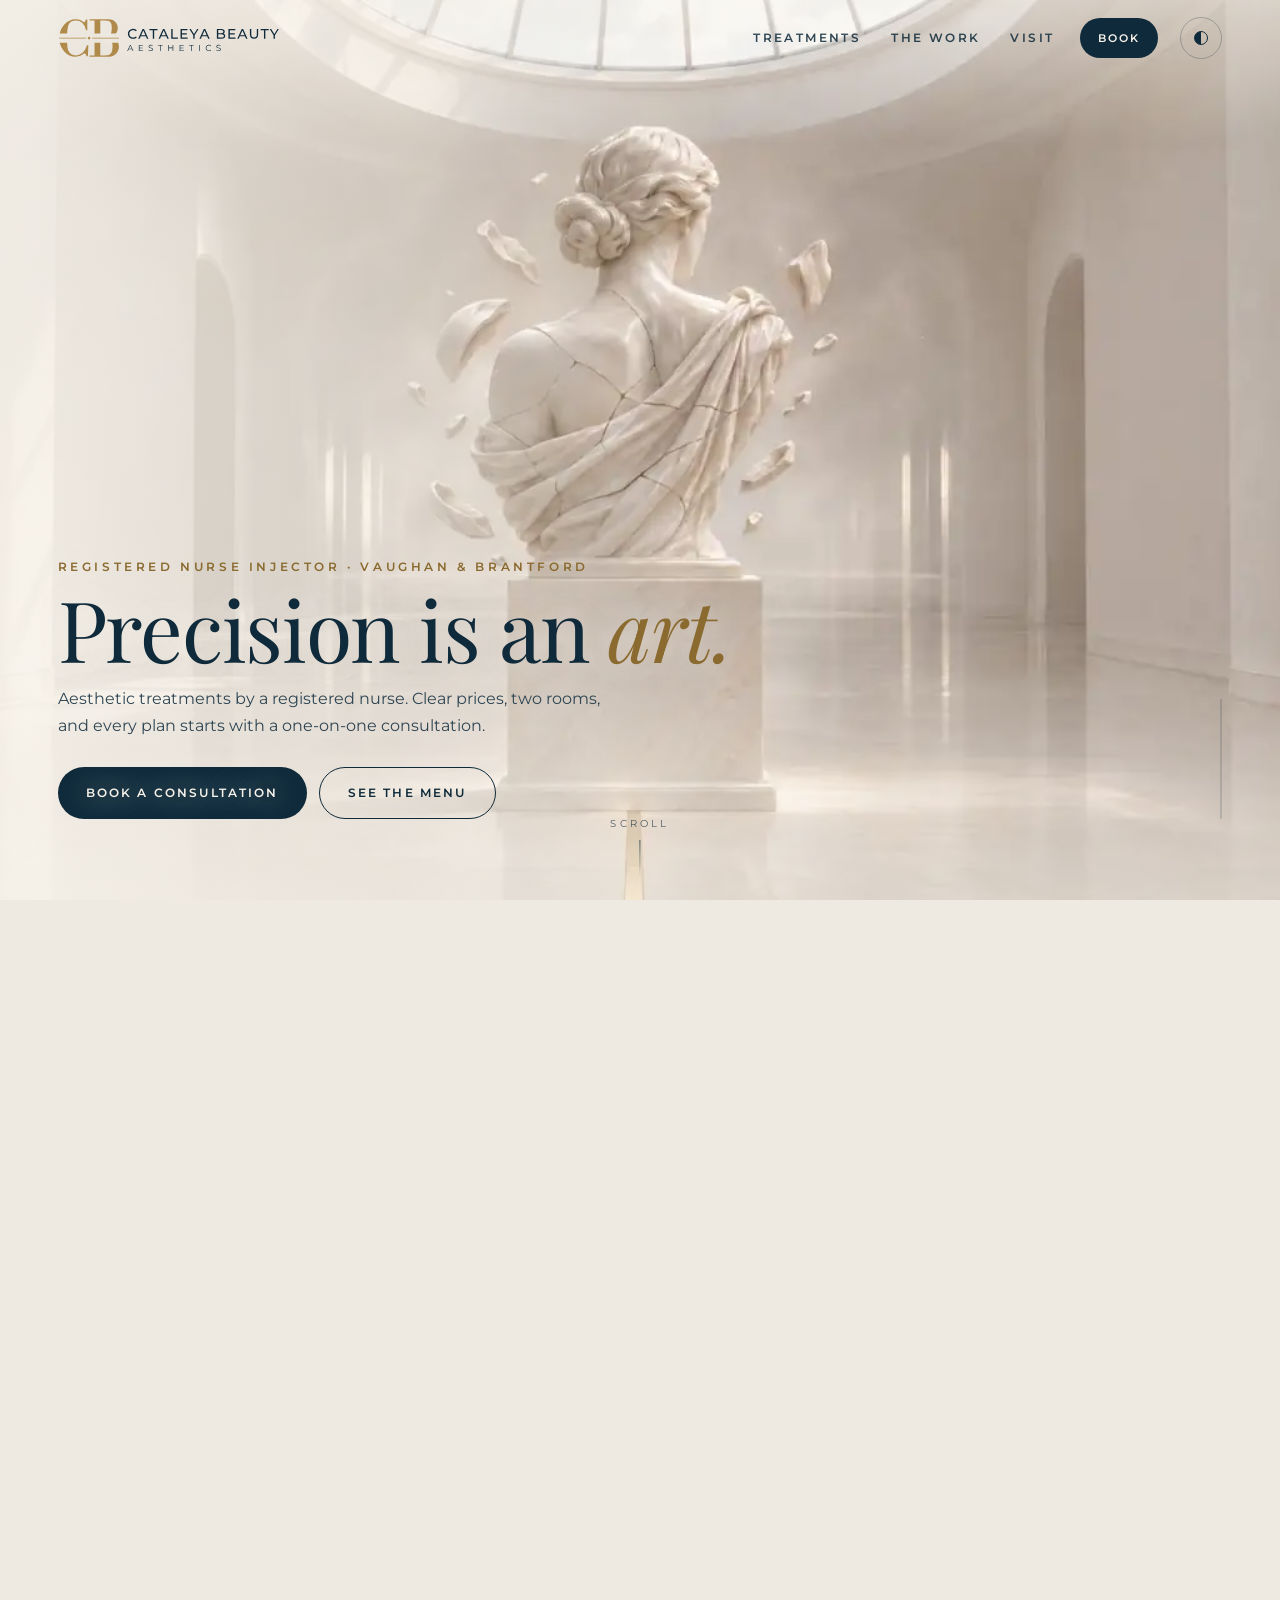
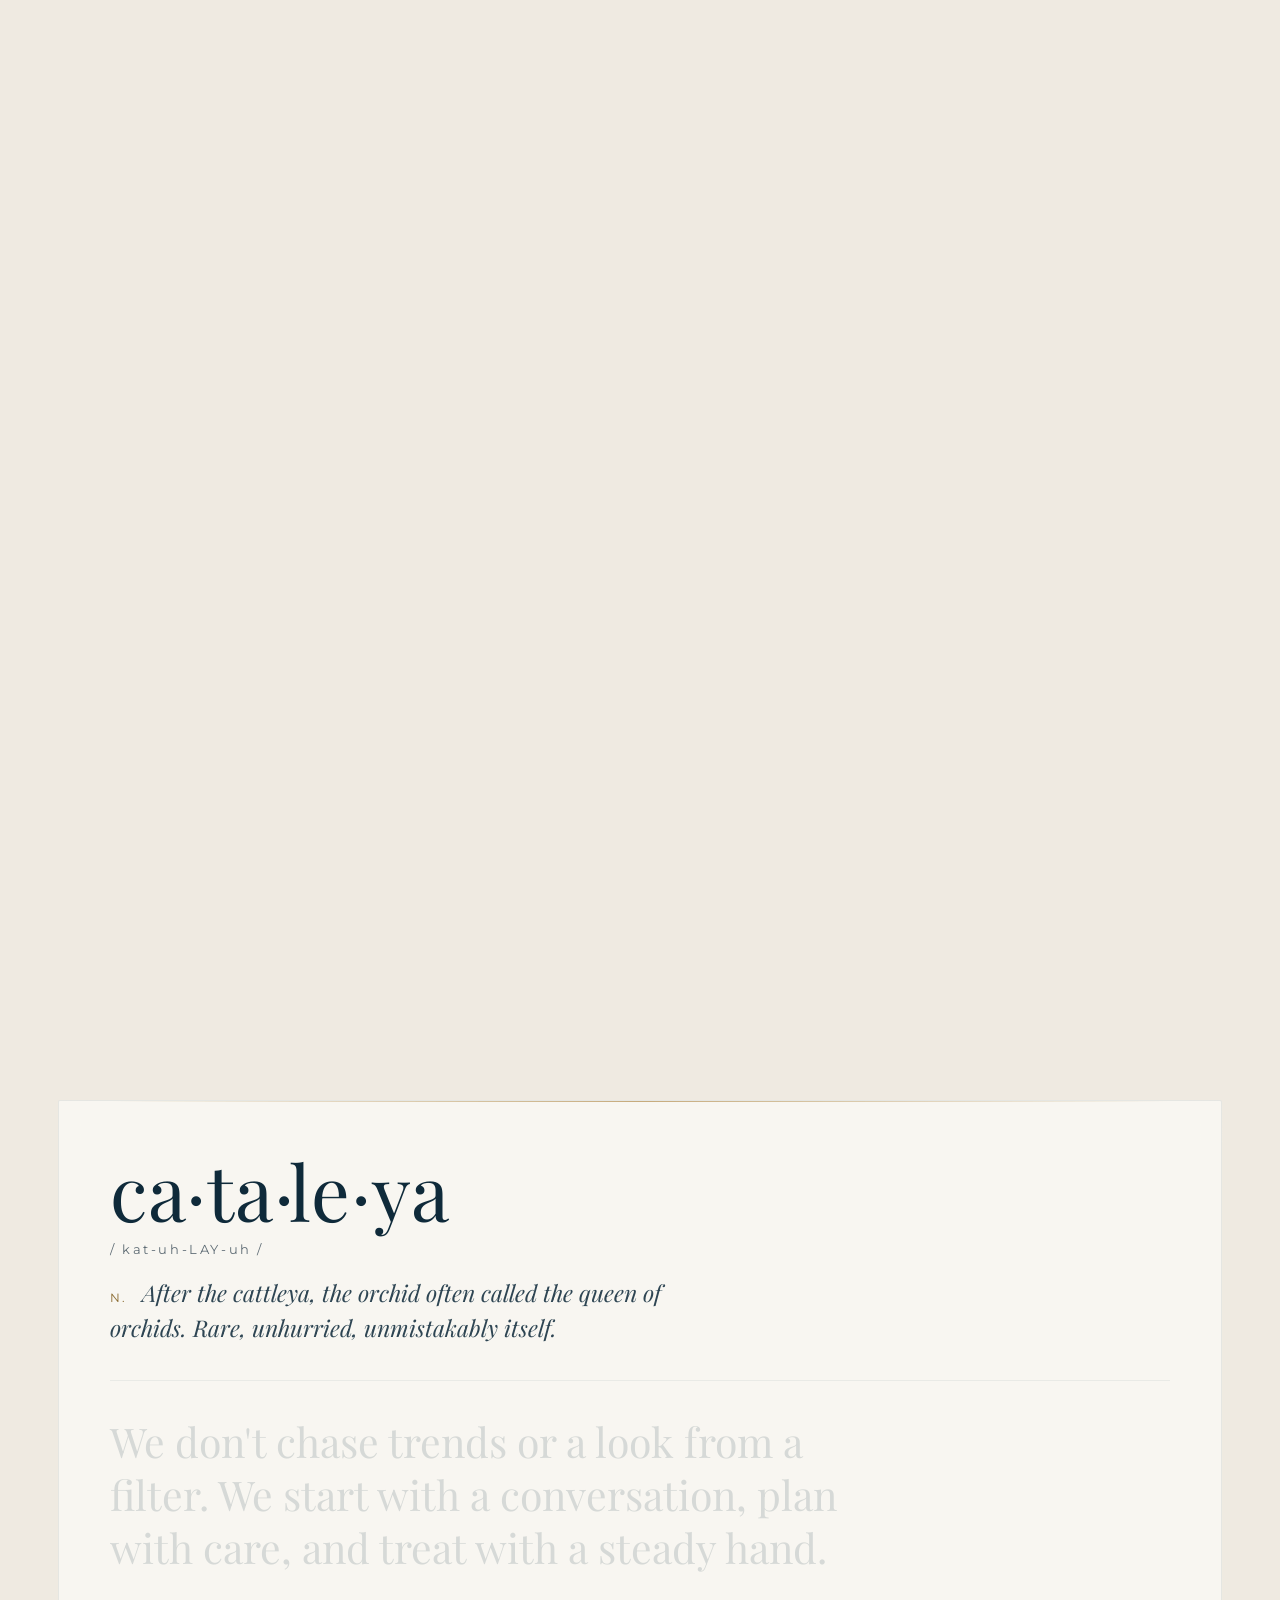
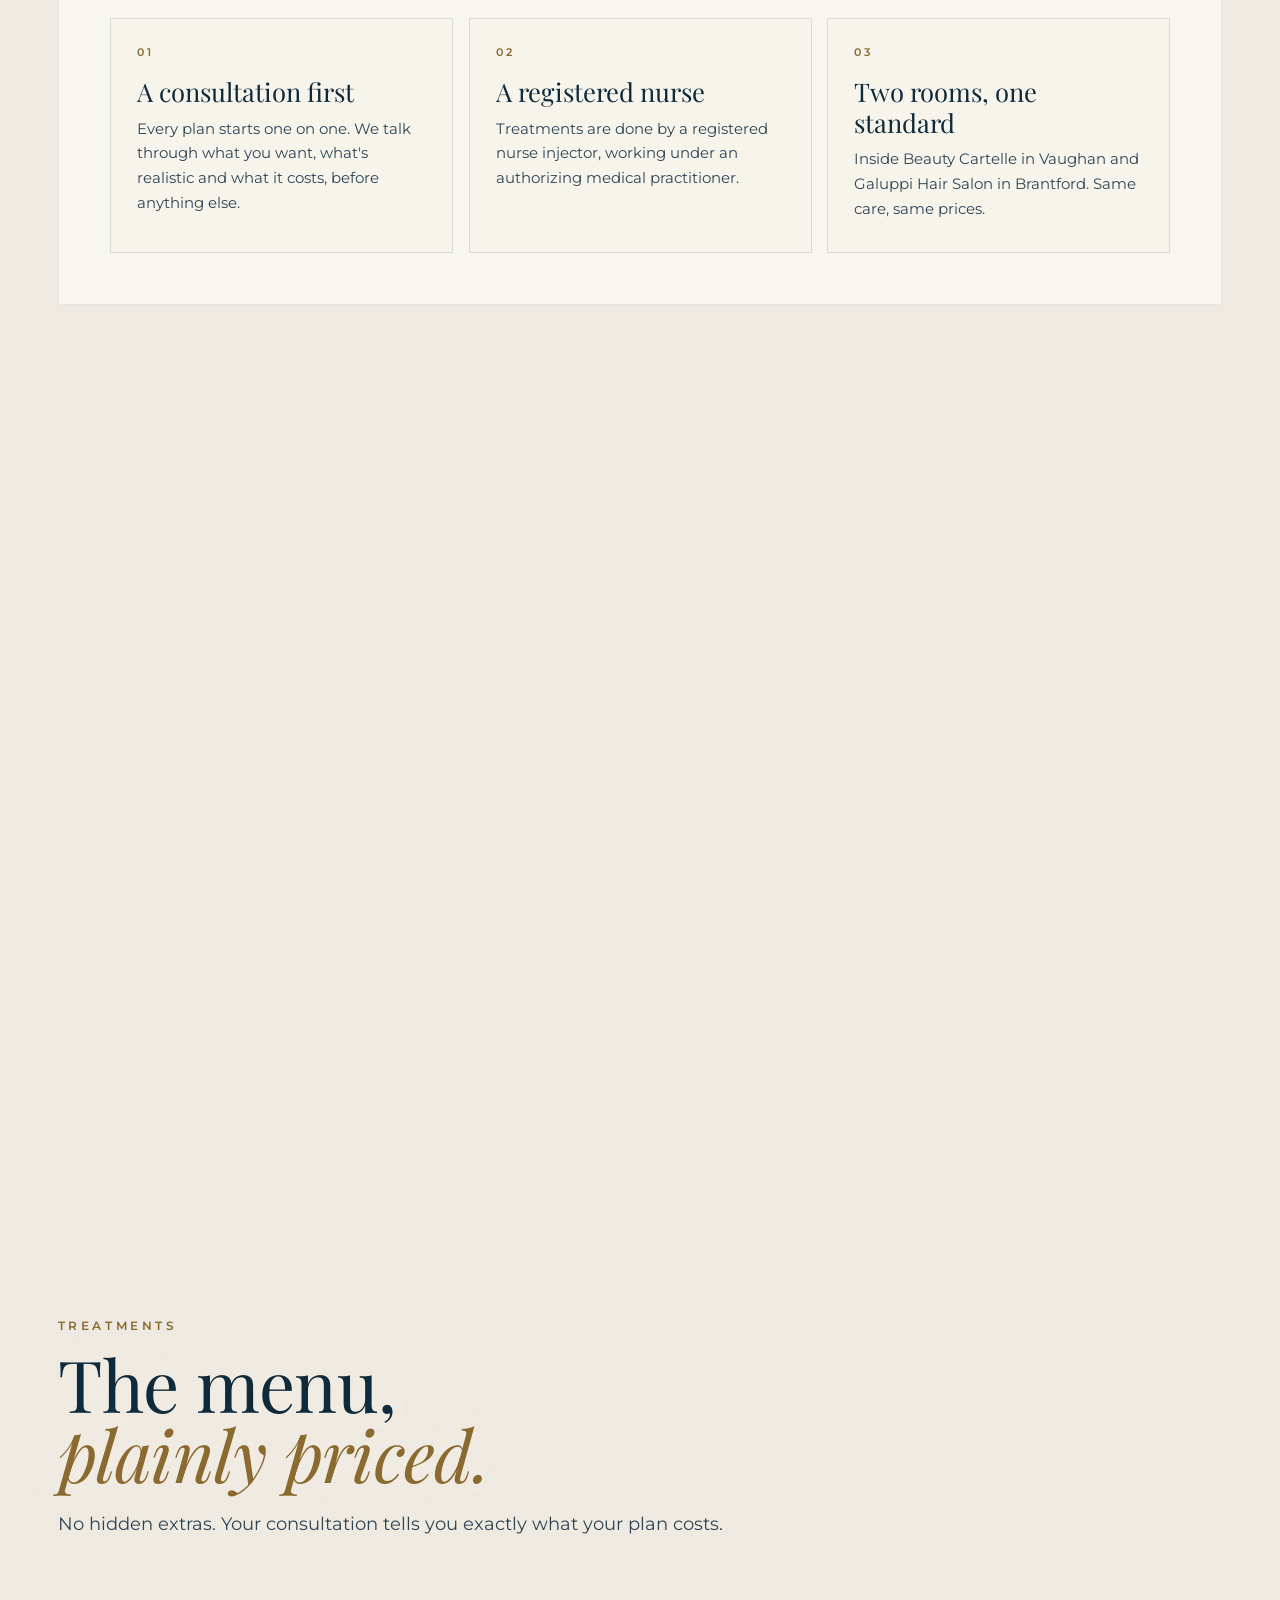
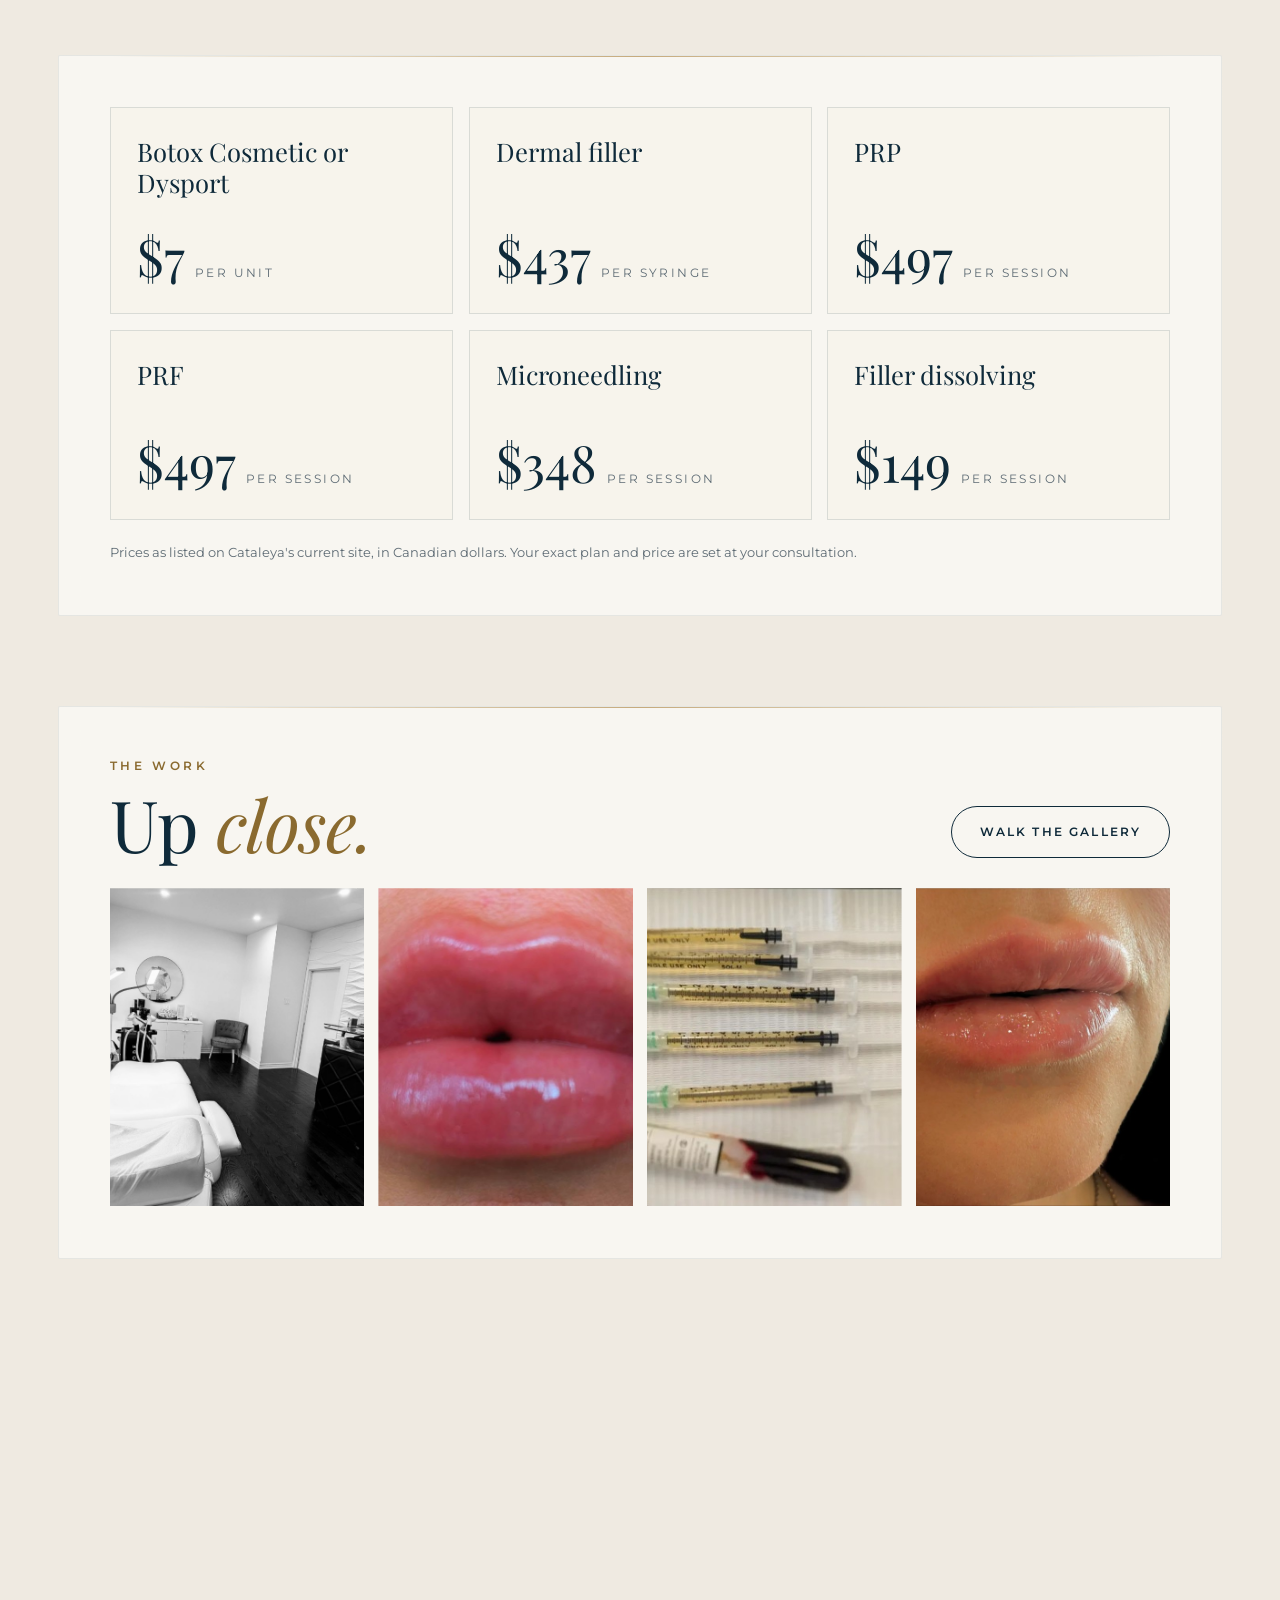
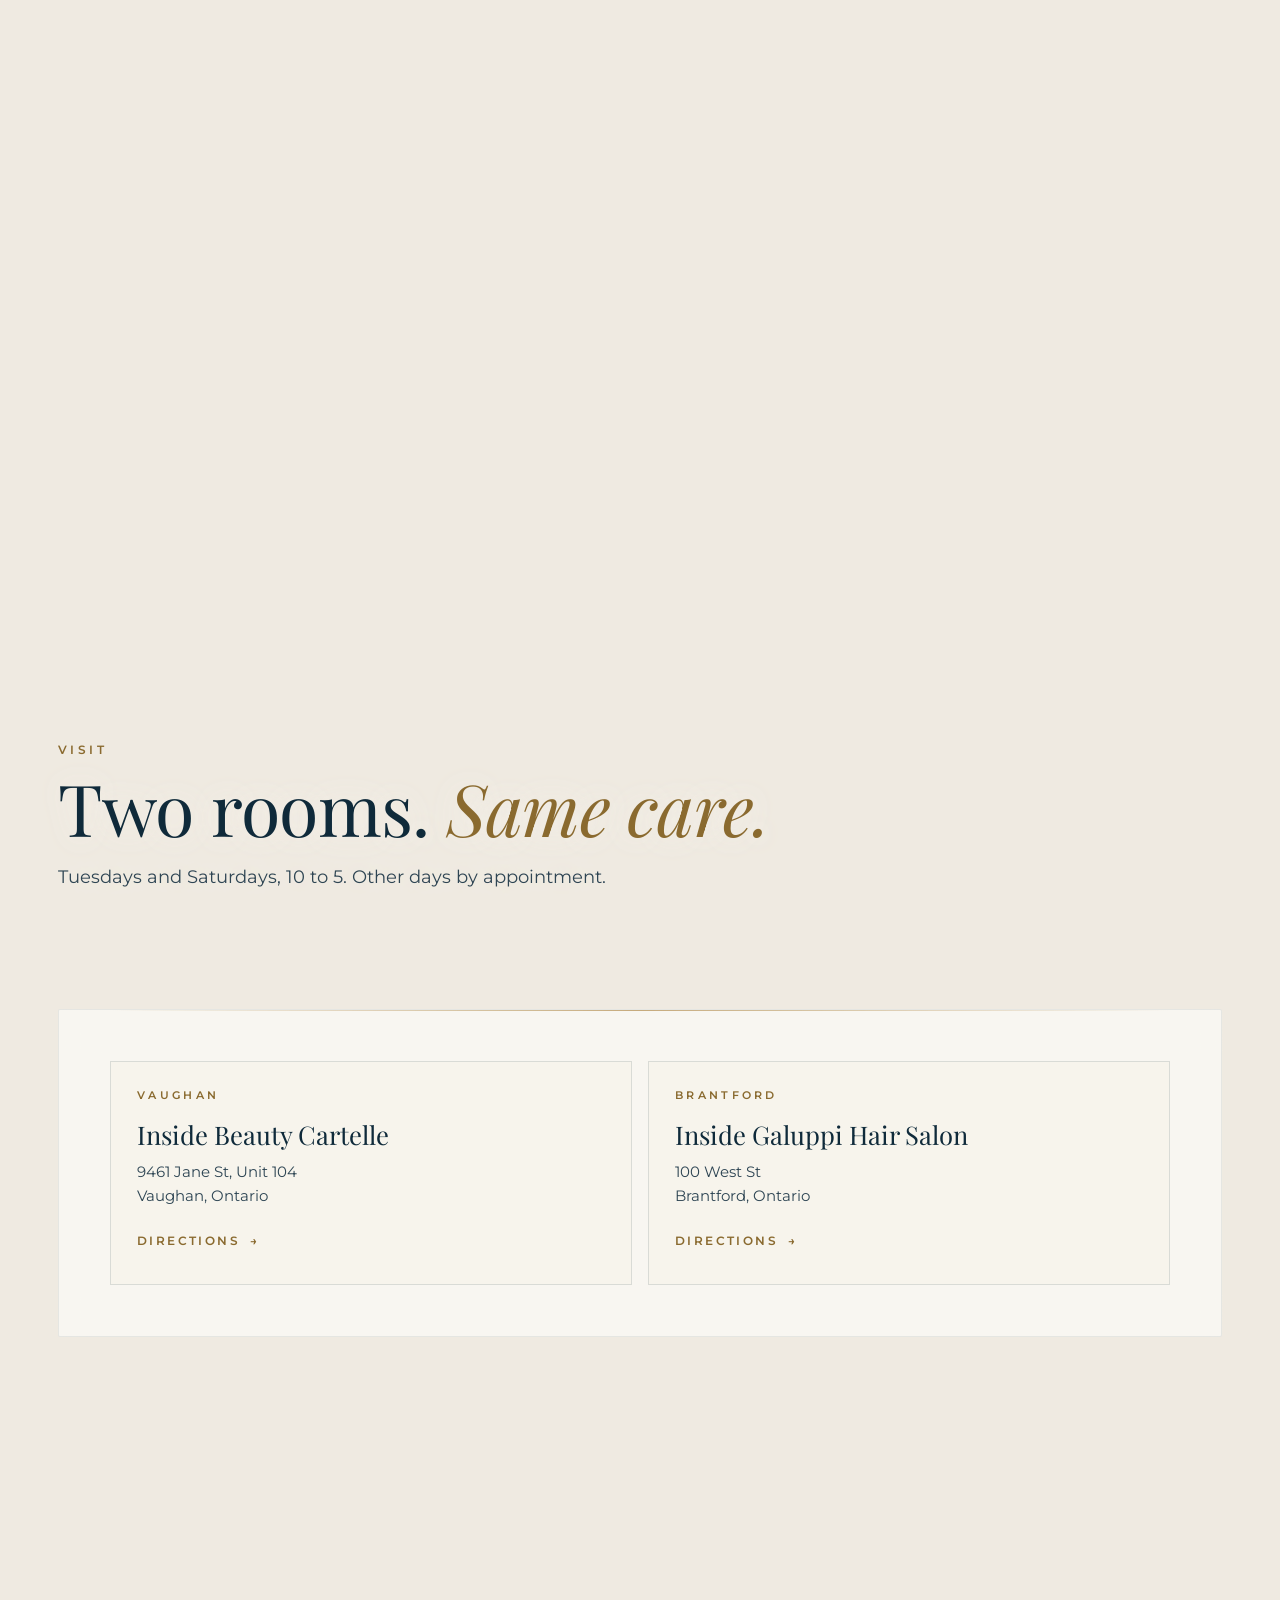
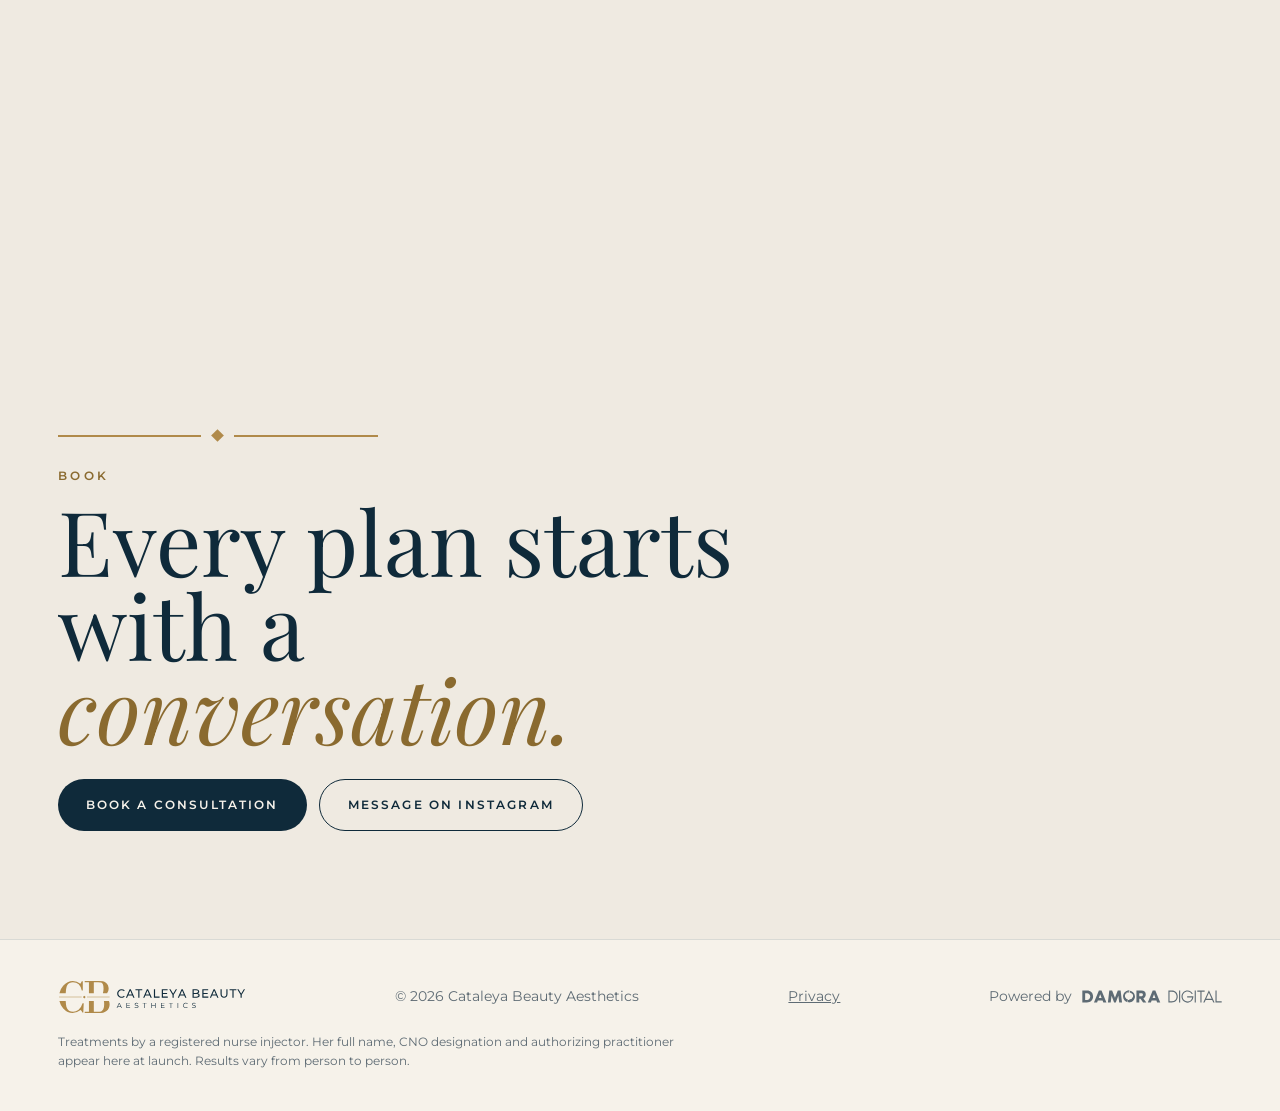
<file: index.html>
<!doctype html>
<!-- Cataleya Beauty Aesthetics, homepage preview v2 (Damora Digital, 2026-11-26). Scroll Film kit engine, own look:
     white marble world, her navy + gold, Playfair + Montserrat, her CB mark. Film: the cracked bust reassembles as the camera
     orbits to her face (the face is never cracked), glides to the CB carved in the wall, then down the arches to the light.
     Rules: no treatment claims, the price menu is name + price + quantity only and never sits over the crack. -->
<html lang="en">
<head>
<meta charset="utf-8">
<meta name="viewport" content="width=device-width, initial-scale=1, viewport-fit=cover">
<title>Cataleya Beauty Aesthetics | Nurse injector in Vaughan and Brantford</title>
<meta name="description" content="Aesthetic treatments by a registered nurse injector in Vaughan and Brantford. Clear prices, and every plan starts with a one-on-one consultation.">
<meta name="robots" content="noindex, nofollow">
<meta name="theme-color" content="#F6F2EA">
<link rel="canonical" href="https://cataleya.damoradigital.com/">
<meta property="og:type" content="website">
<meta property="og:site_name" content="Cataleya Beauty Aesthetics">
<meta property="og:title" content="Cataleya Beauty Aesthetics | Nurse injector in Vaughan and Brantford">
<meta property="og:description" content="Aesthetic treatments by a registered nurse injector in Vaughan and Brantford. Clear prices, and every plan starts with a one-on-one consultation.">
<meta property="og:url" content="https://cataleya.damoradigital.com/">
<meta property="og:image" content="https://cataleya.damoradigital.com/og-image.jpg">
<meta property="og:image:width" content="1200">
<meta property="og:image:height" content="630">
<meta name="twitter:card" content="summary_large_image">
<meta name="twitter:image" content="https://cataleya.damoradigital.com/og-image.jpg">
<link rel="icon" href="favicon.ico" sizes="any">
<link rel="icon" type="image/png" sizes="32x32" href="favicon-32.png">
<link rel="apple-touch-icon" href="apple-touch-icon.png">
<script type="application/ld+json">{"@context":"https://schema.org","@type":"LocalBusiness","name":"Cataleya Beauty Aesthetics","url":"https://cataleya.damoradigital.com/","logo":"https://cataleya.damoradigital.com/apple-touch-icon.png","sameAs":["https://www.instagram.com/cataleyabeautyaesthetics/"]}</script>
<link rel="preload" as="image" href="film/v1/d/f0001.webp" media="(min-width: 761px) and (min-aspect-ratio: 1/1)">
<link rel="preload" as="image" href="film/v1/m/f0001.webp" media="(max-width: 760px), (max-aspect-ratio: 1/1)">
<link rel="preload" as="font" href="fonts/playfair.woff2" type="font/woff2" crossorigin>
<link rel="stylesheet" href="film.css">
<link rel="stylesheet" href="cataleya.css?v=3">
<script>try{var t=localStorage.getItem('sf-theme');if(t)document.documentElement.setAttribute('data-theme',t)}catch(e){}</script>
</head>
<body class="filmed">

<div class="film" data-film data-src="film/v1/{set}/f{n}.webp" data-n="216" data-clips="0-119,120-167,168-215">
  <picture>
    <source media="(max-width: 760px), (max-aspect-ratio: 1/1)" srcset="film/v1/m/f0001.webp">
    <img class="poster" src="film/v1/d/f0001.webp" alt="A white marble bust in a bright marble gallery, cracked, its fragments floating. As you scroll the pieces come back together while the camera circles to her calm face." fetchpriority="high">
  </picture>
  <canvas aria-hidden="true"></canvas>
  <div class="shade" aria-hidden="true"></div>
</div>

<header class="top">
  <div class="wrap">
    <a class="brand" href="./" aria-label="Cataleya Beauty Aesthetics, home"><img src="brand/cataleya-header-on-light.svg" alt="Cataleya Beauty Aesthetics" width="260" height="52" class="lg-l"><img src="brand/cataleya-header-on-dark.svg" alt="" aria-hidden="true" width="260" height="52" class="lg-d"></a>
    <nav class="nav" aria-label="Main"><a href="#treatments">Treatments</a><a href="#work">The work</a><a href="#visit">Visit</a></nav>
    <a class="btn btn-ink btn-sm" href="#book">Book</a>
    <button class="theme" type="button" aria-label="Switch light or dark mode"><i></i></button>
  </div>
</header>

<main>
  <section class="hero" data-film-hero data-payoff-scope aria-label="Precision is an art">
    <div class="stage" data-scroll-hero>
      <div class="copy copy-a" data-film-out>
        <span class="eyebrow">Registered nurse injector &middot; Vaughan &amp; Brantford</span>
        <h1><span class="ln">Precision</span> <span class="ln">is an <em>art.</em></span></h1>
        <p>Aesthetic treatments by a registered nurse. Clear prices, two rooms, and every plan starts with a one-on-one consultation.</p>
        <div class="ctas"><a class="btn btn-ink" href="#book">Book a consultation</a><a class="btn btn-line" href="#treatments">See the menu</a></div>
      </div>
      <div class="copy copy-b" data-film-in data-in-at="0.72" data-payoff="" data-payoff-class="in" data-payoff-name="hero payoff">
        <span class="eyebrow">Cataleya</span>
        <h2>Nothing rushed. <em>Nothing overdone.</em></h2>
      </div>
      <div class="scrollcue" aria-hidden="true"><span>Scroll</span><i></i></div>
      <div class="meter" aria-hidden="true"><i data-film-meter></i></div>
    </div>
  </section>

  <!-- HOLD over her face: the name as a definition, then the three promises -->
  <section class="hold" aria-label="About Cataleya"><div class="wrap"><div class="plate plate-bleed">
    <div class="define reveal">
      <p class="word">ca&middot;ta&middot;le&middot;ya</p>
      <p class="pron">/ kat-uh-LAY-uh /</p>
      <p class="def"><i>n.</i> After the cattleya, the orchid often called the queen of orchids. Rare, unhurried, unmistakably itself.</p>
    </div>
    <p class="ink" data-ink>We don't chase trends or a look from a filter. We start with a conversation, plan with care, and treat with a steady hand.</p>
    <div class="pillars">
      <article class="card tilt reveal"><span class="num">01</span><h3>A consultation first</h3><p>Every plan starts one on one. We talk through what you want, what's realistic and what it costs, before anything else.</p></article>
      <article class="card tilt reveal"><span class="num">02</span><h3>A registered nurse</h3><p>Treatments are done by a registered nurse injector, working under an authorizing medical practitioner.</p></article>
      <article class="card tilt reveal"><span class="num">03</span><h3>Two rooms, one standard</h3><p>Inside Beauty Cartelle in Vaughan and Galuppi Hair Salon in Brantford. Same care, same prices.</p></article>
    </div>
  </div></div></section>

  <!-- CHAPTER 2: the camera glides to her mark in the wall. The menu rides over the mark, far from the crack. -->
  <section aria-label="Treatments">
    <div class="film-chap" data-tr="2">
      <div class="wrap"><div class="fc" id="treatments">
        <span class="eyebrow">Treatments</span>
        <h2 class="h2">The menu, <em>plainly priced.</em></h2>
        <p class="lede">No hidden extras. Your consultation tells you exactly what your plan costs.</p>
      </div></div>
    </div>
    <div class="hold"><div class="wrap"><div class="plate plate-bleed">
      <div class="menu">
        <article class="item tilt reveal"><h3>Botox Cosmetic or Dysport</h3><p class="price"><b data-count="7">$7</b><span>per unit</span></p></article>
        <article class="item tilt reveal"><h3>Dermal filler</h3><p class="price"><b data-count="440">$440</b><span>per syringe</span></p></article>
        <article class="item tilt reveal"><h3>PRP</h3><p class="price"><b data-count="500">$500</b><span>per session</span></p></article>
        <article class="item tilt reveal"><h3>PRF</h3><p class="price"><b data-count="500">$500</b><span>per session</span></p></article>
        <article class="item tilt reveal"><h3>Microneedling</h3><p class="price"><b data-count="350">$350</b><span>per session</span></p></article>
        <article class="item tilt reveal"><h3>Filler dissolving</h3><p class="price"><b data-count="150">$150</b><span>per session</span></p></article>
      </div>
      <p class="fine">Prices as listed on Cataleya's current site, in Canadian dollars. Your exact plan and price are set at your consultation.</p>
    </div></div></div>
  </section>

  <!-- THE WORK: over the mark still -->
  <section class="hold" aria-label="The work" id="work"><div class="wrap"><div class="plate plate-bleed">
    <div class="work-head">
      <div><span class="eyebrow">The work</span><h2 class="h2">Up <em>close.</em></h2></div>
      <a class="btn btn-line" href="gallery.html">Walk the gallery</a>
    </div>
    <div class="work" id="workGrid"></div>
  </div></div></section>

  <!-- CHAPTER 3: down the arches toward the light -->
  <section aria-label="Visit">
    <div class="film-chap" data-tr="3">
      <div class="wrap"><div class="fc" id="visit">
        <span class="eyebrow">Visit</span>
        <h2 class="h2">Two rooms. <em>Same care.</em></h2>
        <p class="lede">Tuesdays and Saturdays, 10 to 5. Other days by appointment.</p>
      </div></div>
    </div>
    <div class="hold"><div class="wrap"><div class="plate plate-bleed">
      <div class="rooms">
        <a class="room tilt reveal" href="https://www.google.com/maps/search/?api=1&amp;query=9461+Jane+St+Vaughan+ON" target="_blank" rel="noopener">
          <span class="num">Vaughan</span><h3>Inside Beauty Cartelle</h3><p>9461 Jane St, Unit 104<br>Vaughan, Ontario</p><span class="go">Directions <i aria-hidden="true">&rarr;</i></span>
        </a>
        <a class="room tilt reveal" href="https://www.google.com/maps/search/?api=1&amp;query=100+West+St+Brantford+ON" target="_blank" rel="noopener">
          <span class="num">Brantford</span><h3>Inside Galuppi Hair Salon</h3><p>100 West St<br>Brantford, Ontario</p><span class="go">Directions <i aria-hidden="true">&rarr;</i></span>
        </a>
      </div>
    </div></div></div>
  </section>

  <section class="end" id="book" aria-label="Book a consultation">
    <div class="wrap">
      <div class="band" aria-hidden="true"><i></i><b></b><i></i></div>
      <span class="eyebrow">Book</span>
      <h2>Every plan starts with a <em>conversation.</em></h2>
      <div class="ctas"><a class="btn btn-ink" href="#book" data-preview-link>Book a consultation</a><a class="btn btn-line" href="https://www.instagram.com/cataleyabeautyaesthetics/" target="_blank" rel="noopener">Message on Instagram</a></div>
    </div>
  </section>
</main>

<footer class="foot">
  <div class="wrap">
    <img src="brand/cataleya-header-on-light.svg" alt="Cataleya Beauty Aesthetics" width="220" height="44" class="lg-l"><img src="brand/cataleya-header-on-dark.svg" alt="" aria-hidden="true" width="220" height="44" class="lg-d">
    <p class="cno">Treatments by a registered nurse injector. Her full name, CNO designation and authorizing practitioner appear here at launch. Results vary from person to person.</p>
    <span>&copy; 2026 Cataleya Beauty Aesthetics</span>
    <a href="privacy.html">Privacy</a>
    <a class="powered" href="https://damoradigital.com" target="_blank" rel="noopener"><span>Powered by</span><i role="img" aria-label="Damora Digital"></i></a>
  </div>
</footer>

<div class="lb" id="lb" role="dialog" aria-modal="true" aria-label="Photo viewer" hidden>
  <button class="lb-x" type="button" aria-label="Close">&times;</button>
  <button class="lb-p" type="button" aria-label="Previous">&#8592;</button>
  <figure><img id="lbImg" alt=""><figcaption id="lbCap"></figcaption></figure>
  <button class="lb-n" type="button" aria-label="Next">&#8594;</button>
</div>

<script src="film-engine.js"></script>
<script src="site.js"></script>
<script src="pieces.js?v=3"></script>
<script src="cataleya.js?v=3"></script>
</body>
</html>
</file>
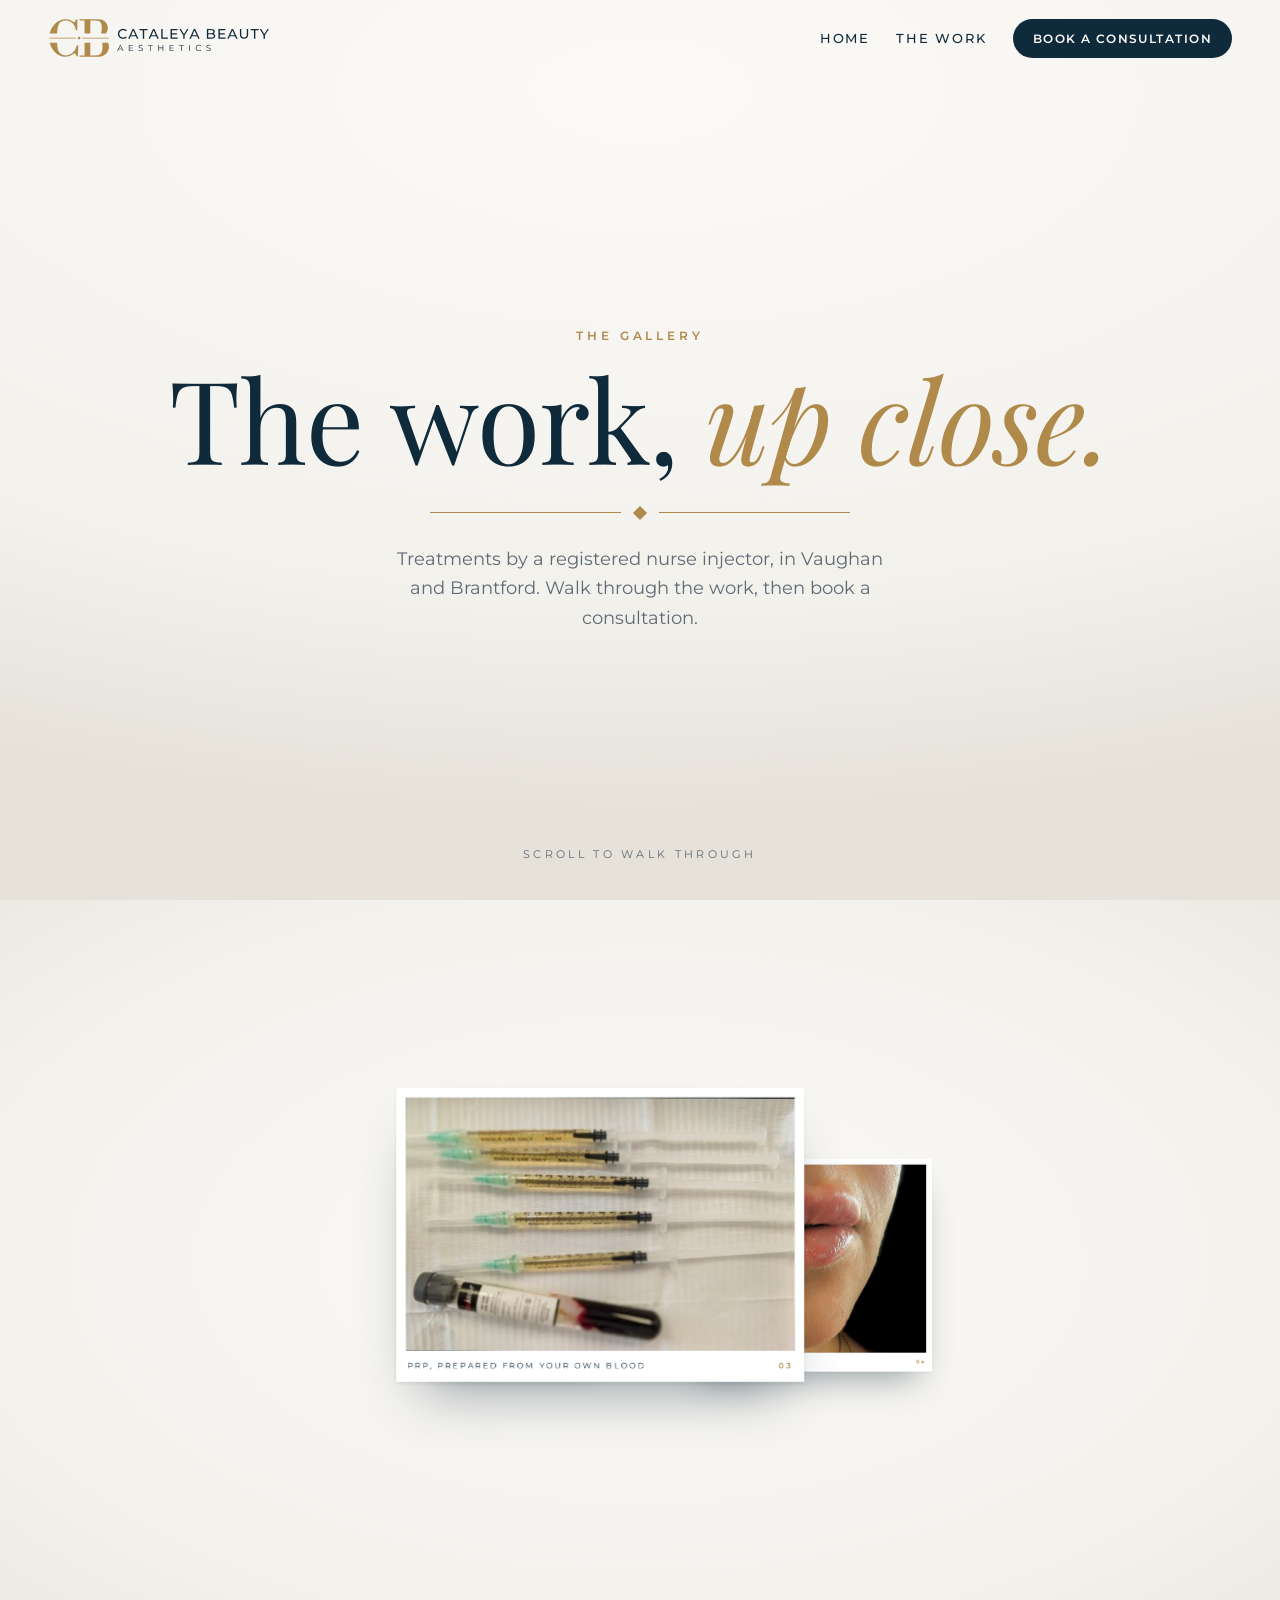
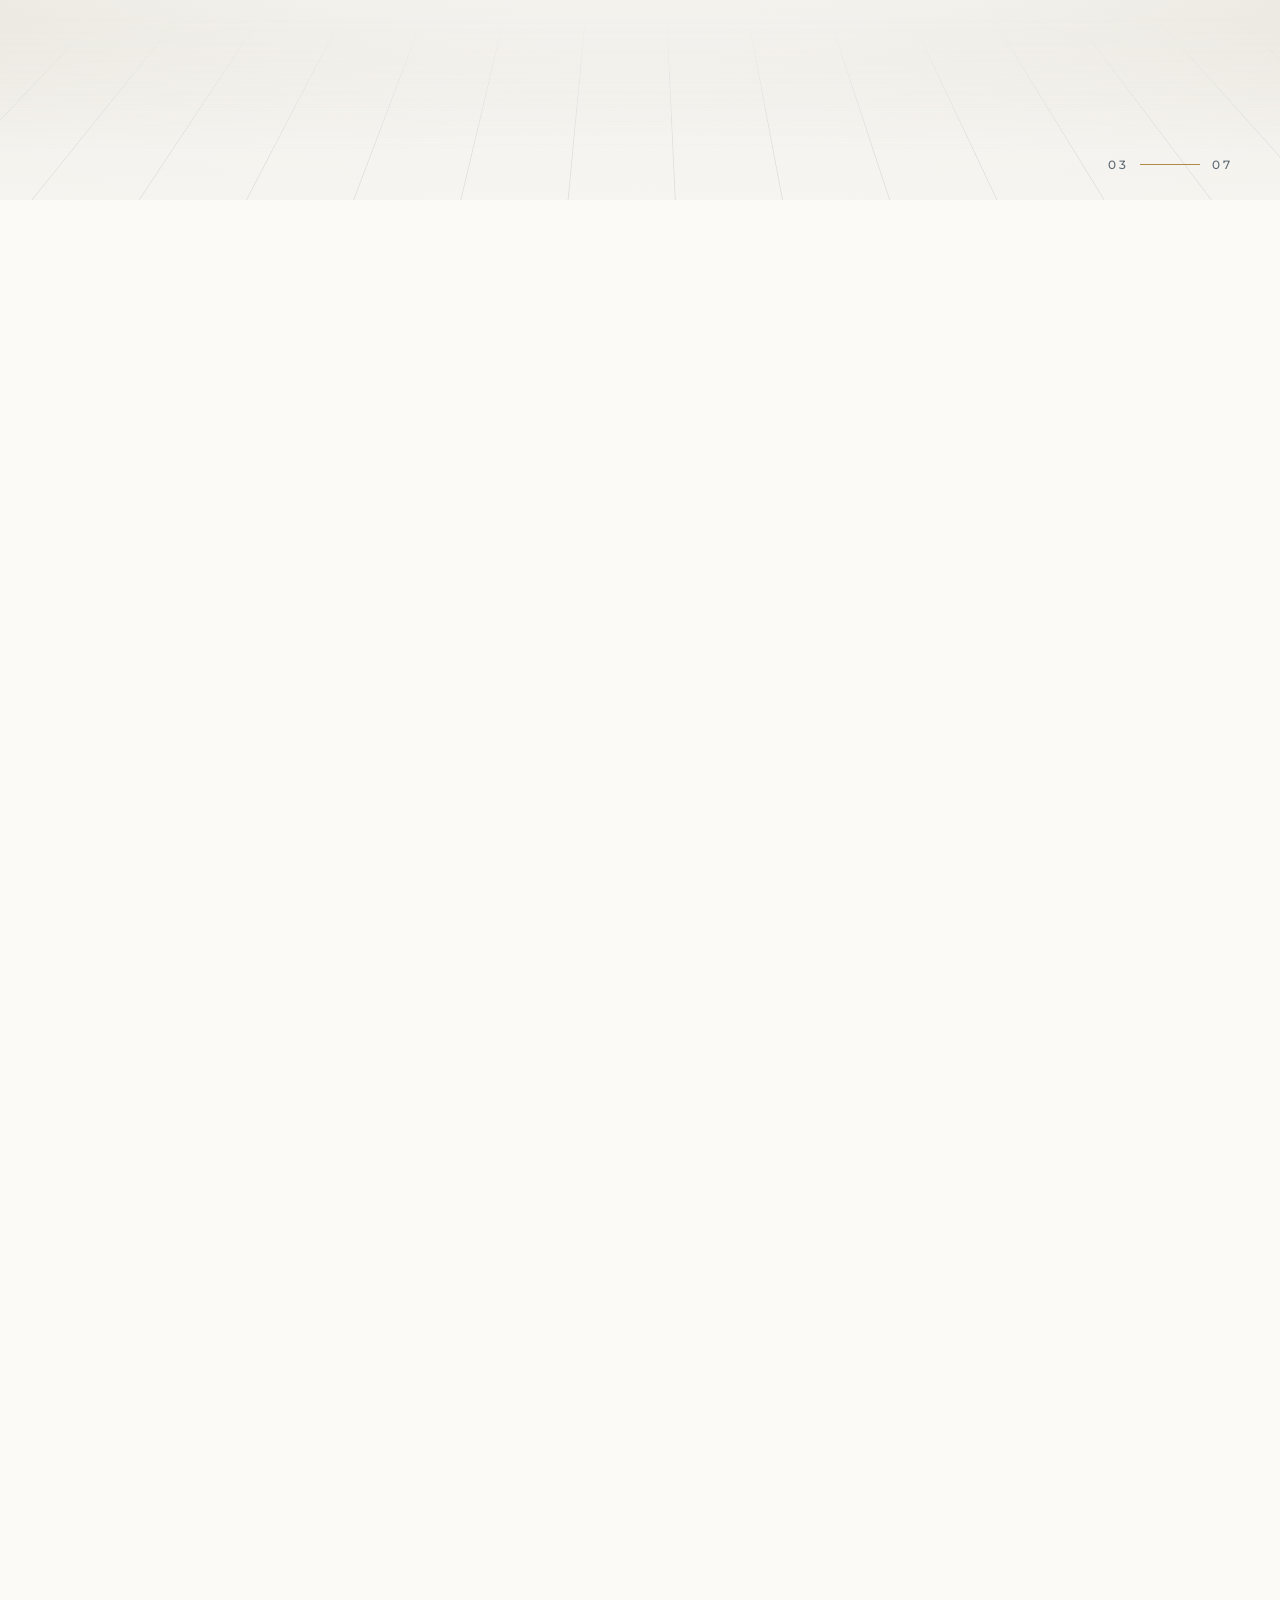
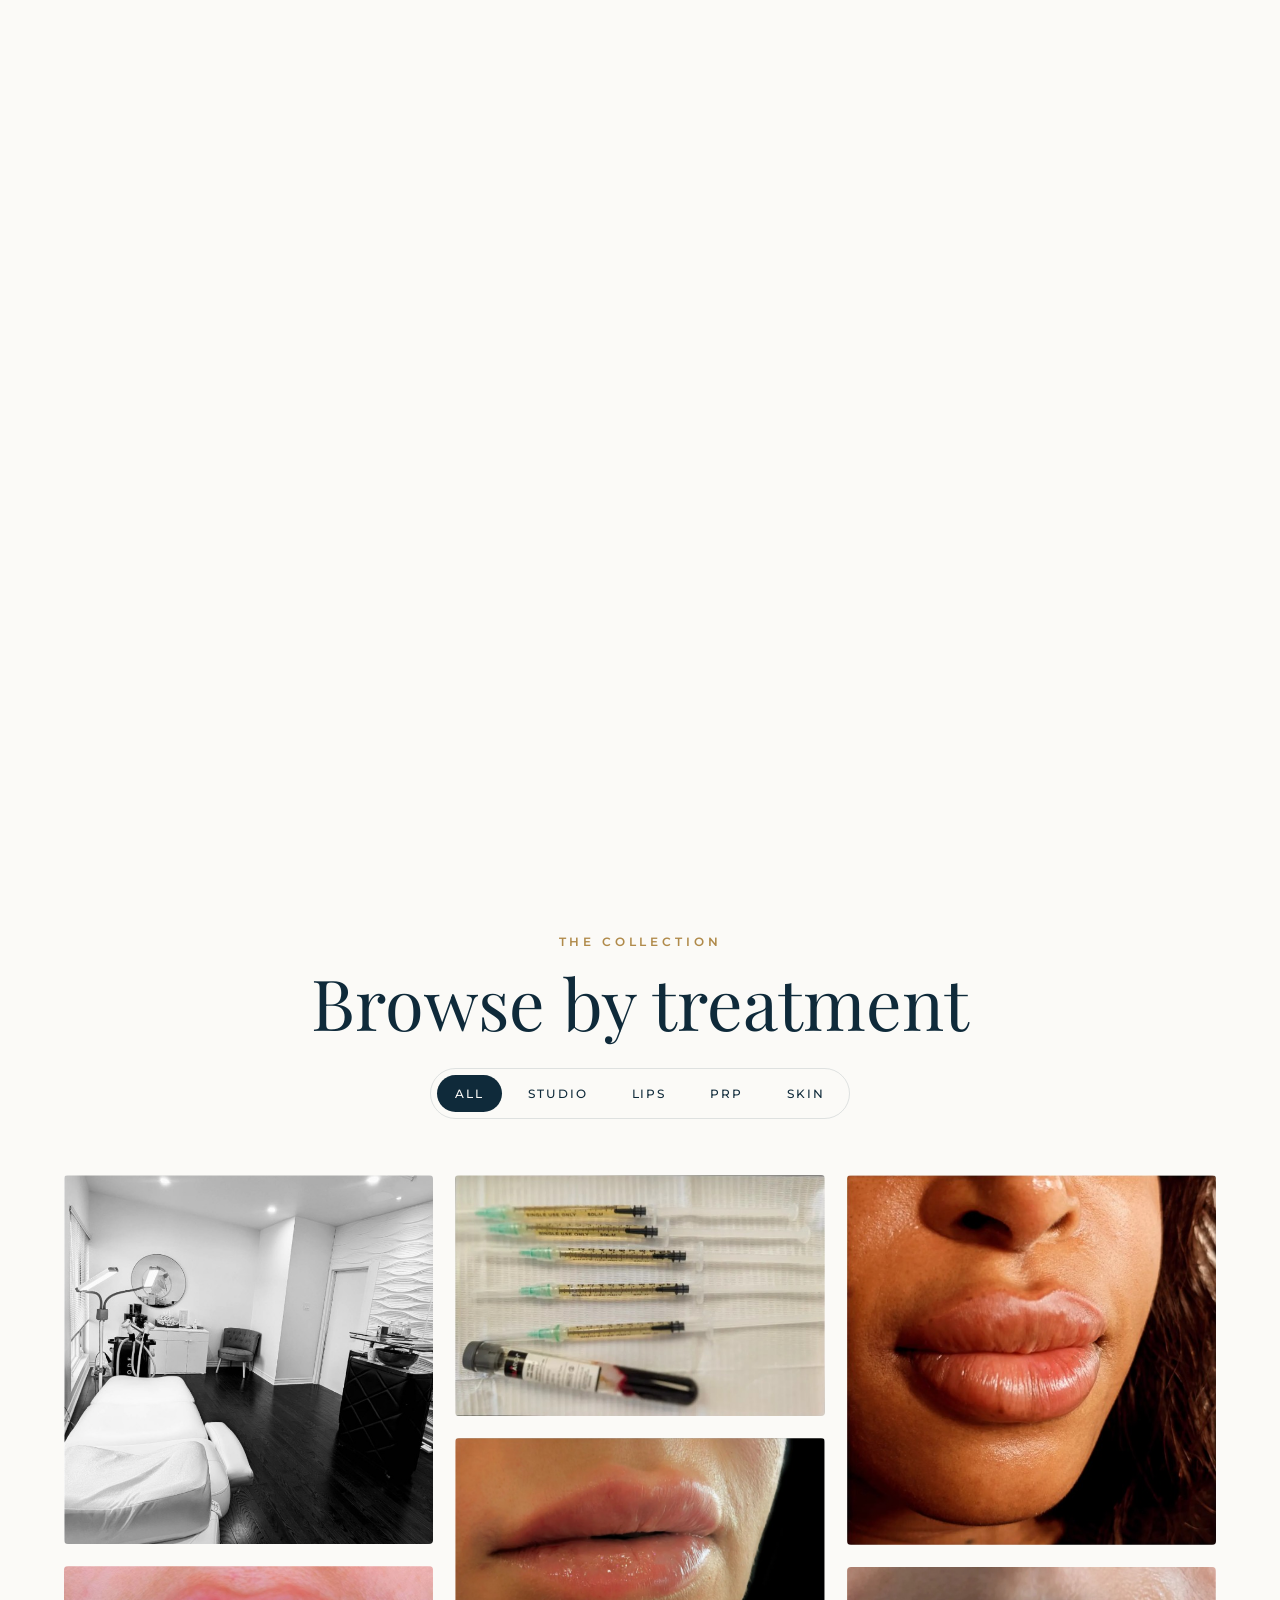
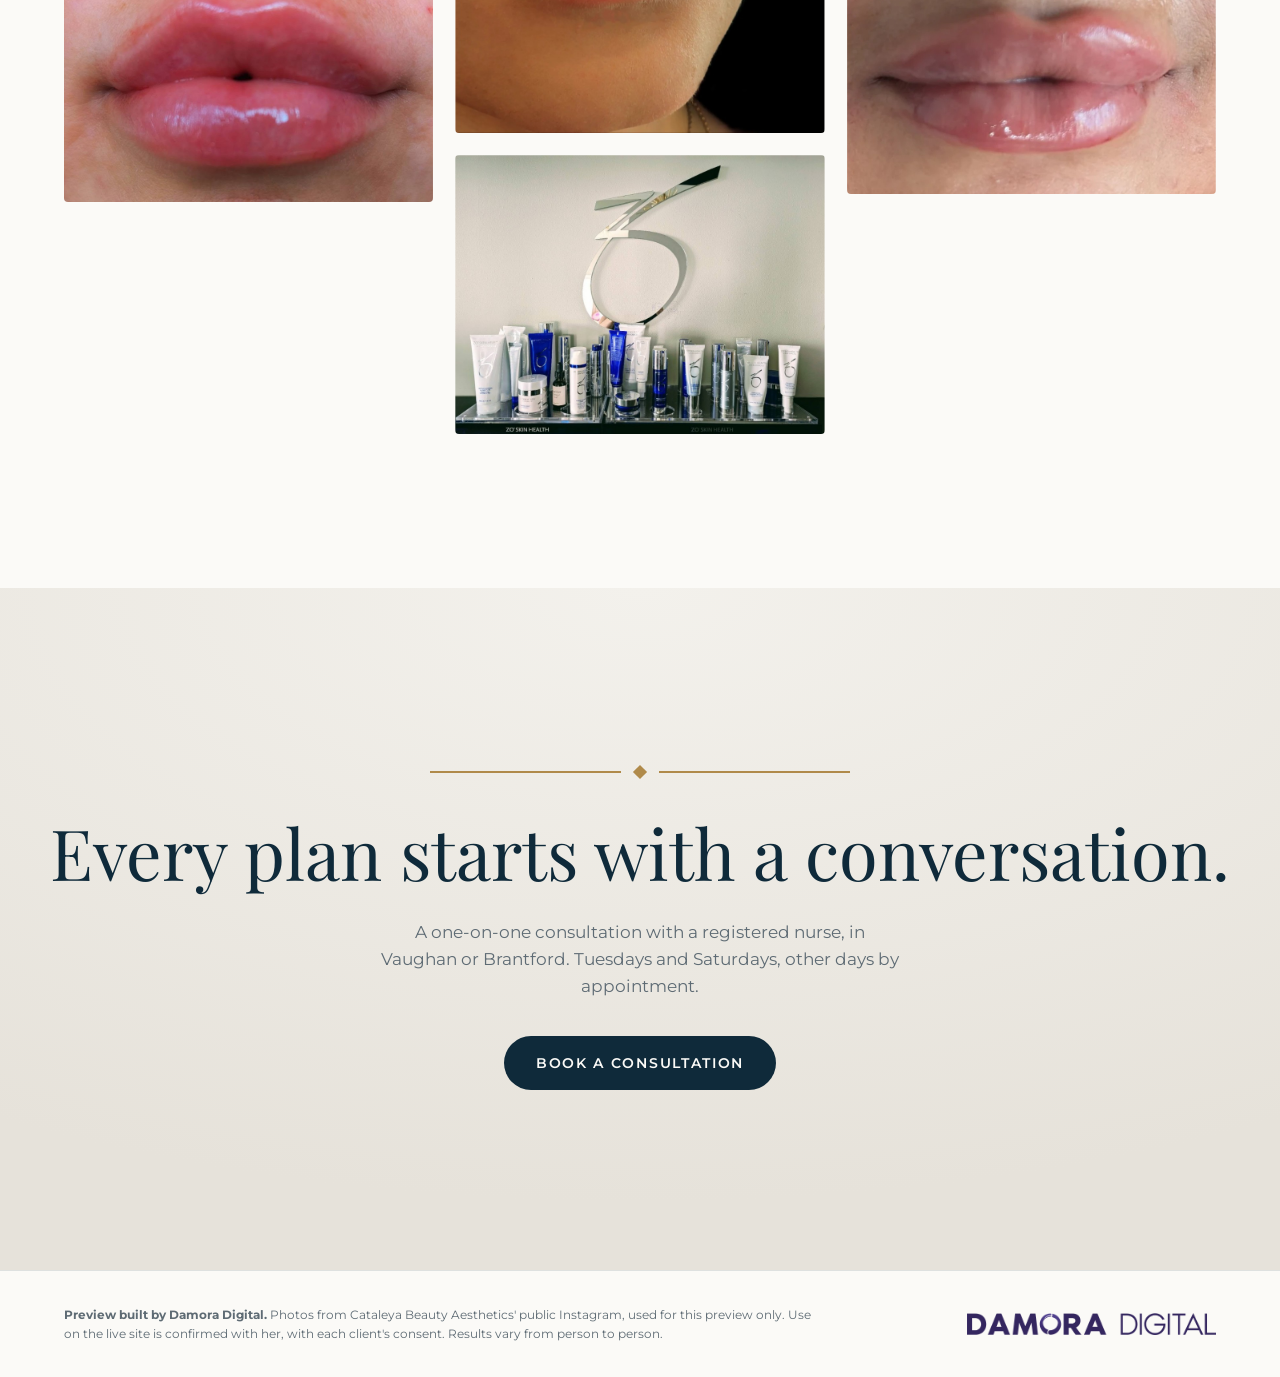
<file: gallery.html>
<!doctype html>
<html lang="en">
<head>
<meta charset="utf-8">
<meta name="viewport" content="width=device-width, initial-scale=1, viewport-fit=cover">
<meta name="robots" content="noindex, nofollow">
<meta name="color-scheme" content="light dark">
<title>The Work | Cataleya Beauty Aesthetics (preview)</title>
<link rel="icon" href="favicon-32.png">
<link rel="stylesheet" href="gallery.css?v=3">
</head>
<body>
<a class="skip" href="#collection">Skip to the collection</a>

<header class="top" id="top">
  <a class="brand" href="./" aria-label="Cataleya Beauty Aesthetics"><img src="brand/cataleya-header-on-light.svg" alt="Cataleya Beauty Aesthetics" class="logo-l"><img src="brand/cataleya-header-on-dark.svg" alt="" class="logo-d" aria-hidden="true"></a>
  <nav><a href="./">Home</a><a href="#collection">The work</a><a class="btn" href="#book"><span class="long">Book a consultation</span><span class="short">Book</span></a></nav>
</header>

<main>
  <!-- 1. Opening: the band from her mark draws itself -->
  <section class="open" aria-label="The work">
    <p class="kicker">The gallery</p>
    <h1><span class="w">The</span> <span class="w">work,</span> <em class="w">up close.</em></h1>
    <div class="band" aria-hidden="true"><i class="l"></i><b class="d"></b><i class="r"></i></div>
    <p class="lede">Treatments by a registered nurse injector, in Vaughan and Brantford. Walk through the work, then book a consultation.</p>
    <p class="hint" aria-hidden="true">Scroll to walk through</p>
  </section>

  <!-- 2. The hall: pieces float at depth, the scroll walks the camera through -->
  <section class="hall" id="hall" aria-label="Walk through the gallery">
    <div class="stage">
      <div class="floor" aria-hidden="true"></div>
      <div class="scene" id="scene"></div>
      <div class="hall-count" aria-hidden="true"><span id="hallNo">01</span><i></i><span id="hallOf">12</span></div>
    </div>
  </section>

  <!-- 3. The collection: filter, build in, hover, open -->
  <section class="collection" id="collection" aria-label="The collection">
    <div class="head">
      <p class="kicker">The collection</p>
      <h2>Browse by treatment</h2>
      <div class="filters" role="tablist" id="filters"></div>
    </div>
    <div class="grid" id="grid"></div>
  </section>

  <section class="book" id="book" aria-label="Book a consultation">
    <div class="band" aria-hidden="true"><i class="l"></i><b class="d"></b><i class="r"></i></div>
    <h2>Every plan starts with a conversation.</h2>
    <p>A one-on-one consultation with a registered nurse, in Vaughan or Brantford. Tuesdays and Saturdays, other days by appointment.</p>
    <a class="btn big" href="./#book">Book a consultation</a>
  </section>
</main>

<footer class="foot">
  <p><b>Preview built by Damora Digital.</b> Photos from Cataleya Beauty Aesthetics' public Instagram, used for this preview only. Use on the live site is confirmed with her, with each client's consent. Results vary from person to person.</p>
  <a href="https://damoradigital.com" class="dd"><img src="brand/damora-logo-horizontal-on-light-1200.png" alt="Damora Digital" class="logo-l"><img src="brand/damora-logo-horizontal-on-dark-1200.png" alt="" aria-hidden="true" class="logo-d"></a>
</footer>

<div class="lb" id="lb" role="dialog" aria-modal="true" aria-label="Photo viewer" hidden>
  <button class="lb-x" aria-label="Close">&times;</button>
  <button class="lb-p" aria-label="Previous">&#8592;</button>
  <figure><img id="lbImg" alt=""><figcaption id="lbCap"></figcaption></figure>
  <button class="lb-n" aria-label="Next">&#8594;</button>
</div>

<script src="pieces.js?v=3"></script>
<script src="gallery.js?v=3"></script>
</body>
</html>
</file>
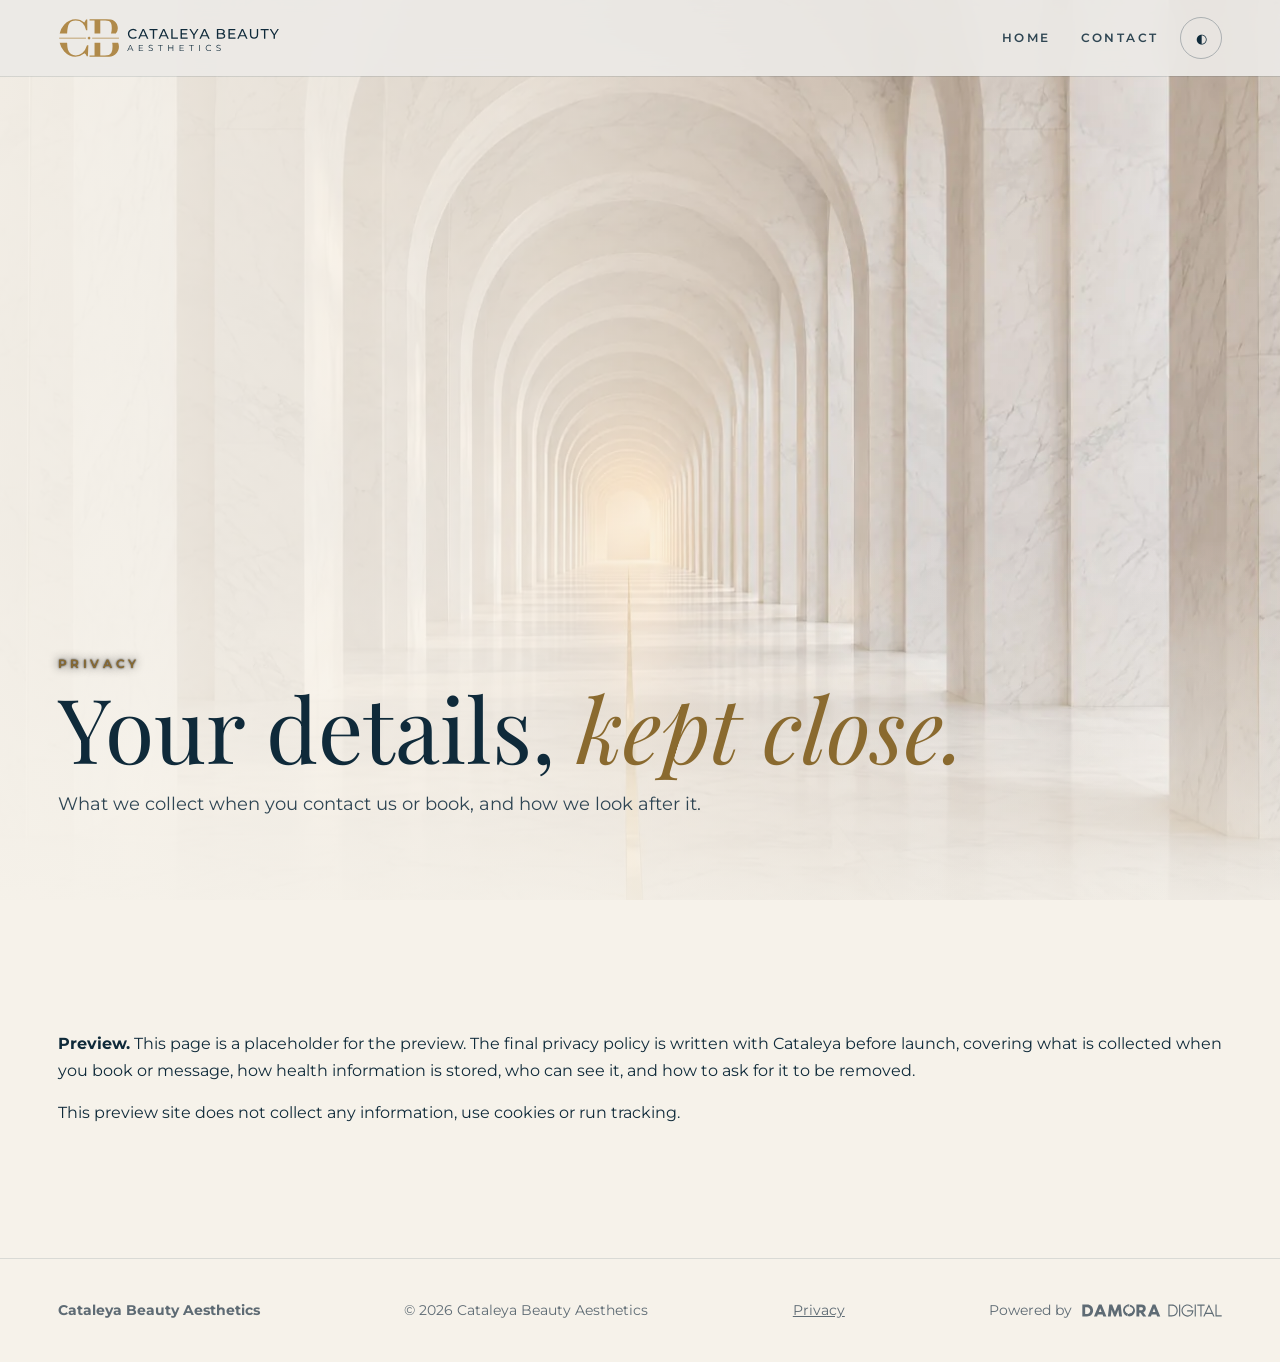
<file: privacy.html>
<!doctype html>
<!-- Damora Scroll Film secondary page (privacy, a campaign or fundraiser page, an about page). No film here: a graded
     still from the film is the hero (scripts/scrollfilm/stills.py, 1600x904). Copy to <name>.html and replace every
     double-brace placeholder. Method: references/web/scroll-film.md, "Secondary pages". -->
<html lang="en">
<head>
  <meta name="robots" content="noindex, nofollow">
<meta charset="utf-8">
<meta name="viewport" content="width=device-width, initial-scale=1, viewport-fit=cover">
<title>Privacy | Cataleya Beauty Aesthetics</title>
<meta name="description" content="How Cataleya Beauty Aesthetics handles the information you share when you get in touch or book a consultation.">
<meta name="theme-color" content="#0b0c0e">
<link rel="canonical" href="https://cataleya.damoradigital.com/privacy.html">
<meta property="og:type" content="website">
<meta property="og:title" content="Privacy | Cataleya Beauty Aesthetics">
<meta property="og:description" content="How Cataleya Beauty Aesthetics handles the information you share when you get in touch or book a consultation.">
<meta property="og:url" content="https://cataleya.damoradigital.com/privacy.html">
<meta property="og:image" content="https://cataleya.damoradigital.com/og-privacy.jpg">
<meta property="og:image:width" content="1200">
<meta property="og:image:height" content="630">
<meta name="twitter:card" content="summary_large_image">
<link rel="icon" href="favicon.ico" sizes="any">
<link rel="apple-touch-icon" href="apple-touch-icon.png">
<link rel="stylesheet" href="film.css"><link rel="stylesheet" href="cataleya.css?v=3">
<script>try{var t=localStorage.getItem('sf-theme');if(t)document.documentElement.setAttribute('data-theme',t)}catch(e){}</script>
</head>
<body>

<header class="top solid">
  <div class="wrap">
    <a class="brand" href="./" aria-label="Cataleya Beauty Aesthetics, home"><img src="brand/cataleya-header-on-light.svg" alt="Cataleya Beauty Aesthetics" width="260" height="52"></a>
    <nav class="nav" aria-label="Main"><a href="./">Home</a><a href="./#contact">Contact</a></nav>
    <button class="theme" type="button" aria-label="Switch light or dark mode">◐</button>
  </div>
</header>

<main>
  <!-- the hero is always dark (fixed film tokens). Nothing in it moves: data-payoff-none tells motion-timing so.
       If something in it does move (a countdown), drop data-payoff-none, add data-payoff-scope here and mark the
       moving element with data-payoff="" data-payoff-class="<class it gets when done>". -->
  <section class="page-hero" data-payoff-hero data-payoff-none aria-label="Privacy">
    <img class="bg" src="img/arches.webp" alt="" width="1600" height="904">
    <div class="veil" aria-hidden="true"></div>
    <div class="wrap">
      <span class="eyebrow">Privacy</span>
      <h1>Your details, <em>kept close.</em></h1>
      <p class="lede">What we collect when you contact us or book, and how we look after it.</p>
    </div>
  </section>

  <section class="pad"><div class="wrap">
    <p><b>Preview.</b> This page is a placeholder for the preview. The final privacy policy is written with Cataleya before launch, covering what is collected when you book or message, how health information is stored, who can see it, and how to ask for it to be removed.</p><p>This preview site does not collect any information, use cookies or run tracking.</p>
  </div></section>
</main>

<footer class="foot">
  <div class="wrap">
    <b>Cataleya Beauty Aesthetics</b>
    <span>© 2026 Cataleya Beauty Aesthetics</span>
    <a href="privacy.html">Privacy</a>
    <a class="powered" href="https://damoradigital.com" target="_blank" rel="noopener"><span>Powered by</span><i role="img" aria-label="Damora Digital"></i></a>
  </div>
</footer>

<script src="site.js"></script>
</body>
</html>
</file>
<file: film.css>
/* Damora Scroll Film starter styles (scripts/scrollfilm/template). The film, the sticky hero, film chapters, holds and
   plates, a card strip, secondary page heroes, light and dark mode, sideways phones, reduced motion.
   Tokens first: set the client's brand here (Ends United: black and grey, one amber).

   TWO KINDS OF TOKENS. The film is dark in both modes, so anything that sits ON THE FILM (hero words, chapter words, the
   end, a secondary page's still hero, the header over the hero) uses the fixed film tokens: --bone, --accent,
   --accent-hi, --accent-ink. Anything on a plate or a normal section uses the theme tokens: --fg, --fg-2, --muted,
   --accent-text, --bg, --bg-2, --line, --plate. Mixing them is how Ends United's light mode put dark brown words on the
   dark film (2.7:1). */
:root {
  --film: #08090b; --bone: #ece8e1; --accent: #f2ab4c; --accent-hi: #ffc777; --accent-ink: #1b1206;
  --bg: #0b0c0e; --bg-2: #141619; --fg: var(--bone); --fg-2: #c4c0b8; --muted: #8f9296;
  --line: rgba(236, 232, 225, .13); --line-2: rgba(236, 232, 225, .28); --accent-text: var(--accent);
  --plate: rgba(13, 14, 17, .9); --plate-glass: rgba(13, 14, 17, .74); --plate-line: rgba(236, 232, 225, .1);
  --serif: Georgia, "Times New Roman", serif; --sans: system-ui, -apple-system, "Segoe UI", sans-serif;
  --gut: clamp(16px, 4.5vw, 64px); --max: 1320px; --ease: cubic-bezier(.2, .7, .2, 1);
  color-scheme: dark;
}
@media (prefers-color-scheme: light) { :root:not([data-theme="dark"]) {
  --bg: #e6e4e0; --bg-2: #dcdad5; --fg: #121315; --fg-2: #2b2d31; --muted: #4f5257; --line: rgba(18, 19, 21, .14); --line-2: rgba(18, 19, 21, .3);
  --accent-text: #7f4a08; --plate: rgba(234, 232, 228, .95); --plate-glass: rgba(234, 232, 228, .93); --plate-line: rgba(18, 19, 21, .1); color-scheme: light; } }
:root[data-theme="light"] {
  --bg: #e6e4e0; --bg-2: #dcdad5; --fg: #121315; --fg-2: #2b2d31; --muted: #4f5257; --line: rgba(18, 19, 21, .14); --line-2: rgba(18, 19, 21, .3);
  --accent-text: #7f4a08; --plate: rgba(234, 232, 228, .95); --plate-glass: rgba(234, 232, 228, .93); --plate-line: rgba(18, 19, 21, .1); color-scheme: light; }

*, *::before, *::after { box-sizing: border-box; }
html, body { overflow-x: clip; }                     /* clip, not hidden: sticky keeps working, phones never slide sideways */
html { scroll-padding-top: 84px; }
body { margin: 0; color: var(--fg); background: var(--bg); font: 400 17px/1.6 var(--sans); }
body.filmed { background: var(--film); }
img, canvas { display: block; max-width: 100%; }
:where(img[width][height]) { height: auto; }         /* R-2026-11-14-4, zero specificity so a component's own height wins */
.wrap { width: 100%; max-width: var(--max); margin: 0 auto; padding: 0 var(--gut); }
.eyebrow { display: block; margin-bottom: 14px; font: 600 13px/1.2 var(--sans); letter-spacing: .24em; text-transform: uppercase; color: var(--accent-text); }
.h2 { font: 400 clamp(38px, 5.6vw, 84px)/.98 var(--serif); margin: 0; text-wrap: balance; }
.h2 em { color: var(--accent-text); }
.lede { font-size: clamp(17px, 1.4vw, 20px); color: var(--fg-2); max-width: 56ch; margin: 20px 0 0; }
.ctas { display: flex; flex-wrap: wrap; gap: 12px; margin-top: 28px; }
.btn { display: inline-flex; align-items: center; min-height: 50px; padding: 0 24px; border-radius: 999px; text-decoration: none; font-weight: 700; }
.btn-accent { background: var(--accent); color: var(--accent-ink); }
.pad { padding: clamp(64px, 9vw, 128px) 0; }
main > section { position: relative; overflow-x: clip; }
a:focus-visible, button:focus-visible, [tabindex]:focus-visible { outline: 2px solid var(--accent-text); outline-offset: 3px; }

/* header: clear over the hero, solid once the hero lets go (site.js, film pages only). Secondary pages ship
   <header class="top solid"> and site.js leaves it alone. */
.top { position: fixed; inset: 0 0 auto 0; z-index: 50; color: var(--bone); transition: background-color .35s var(--ease); }
.top.solid { background: rgba(11, 12, 14, .82); -webkit-backdrop-filter: blur(14px); backdrop-filter: blur(14px); }
/* light mode: the solid header changes with the theme (theme-check.mjs; SVT 2026-11-20, Cataleya 2026-11-26 shipped dark-in-both until fixed) */
:root[data-theme="light"] .top.solid { background: rgba(236, 234, 230, .92); color: var(--fg); }
:root[data-theme="light"] .top.solid .theme { border-color: var(--line-2); }
@media (prefers-color-scheme: light) { :root:not([data-theme="dark"]) .top.solid { background: rgba(236, 234, 230, .92); color: var(--fg); }
  :root:not([data-theme="dark"]) .top.solid .theme { border-color: var(--line-2); } }
.top .wrap { display: flex; align-items: center; gap: 22px; height: 72px; max-width: none; }
.brand { margin-right: auto; font-weight: 800; letter-spacing: .1em; text-transform: uppercase; text-decoration: none; color: inherit; }
.nav { display: flex; gap: 22px; } .nav a { color: inherit; text-decoration: none; opacity: .85; }
.theme { width: 42px; height: 42px; border-radius: 50%; border: 1px solid rgba(236, 232, 225, .3); background: transparent; color: inherit; cursor: pointer; }
@media (max-width: 900px) { .nav { display: none; } }

/* THE FILM: fixed behind everything, 100lvh so the iOS toolbar collapse never shows a gap. The shade is the readability
   layer: phones darken the top 16% and the bottom 56%, desks the left 62% and the bottom 36%. Words therefore sit
   bottom-left; never put them top-right where there is no shade. */
.film { position: fixed; left: 0; top: 0; width: 100%; height: 100vh; height: 100lvh; z-index: 0; background: var(--film); overflow: hidden; }
.film picture, .film .poster, .film canvas { position: absolute; inset: 0; width: 100%; height: 100%; }
.film .poster { object-fit: cover; }
.film canvas { opacity: 0; transition: opacity .4s linear; } .film canvas.on { opacity: 1; }
.film .shade { position: absolute; inset: 0; pointer-events: none;
  background: linear-gradient(180deg, rgba(8, 9, 11, .55) 0%, rgba(8, 9, 11, 0) 16%), linear-gradient(0deg, rgba(8, 9, 11, .86) 0%, rgba(8, 9, 11, .42) 32%, rgba(8, 9, 11, 0) 56%); }
@media (min-width: 761px) { .film .shade { background: linear-gradient(90deg, rgba(8, 9, 11, .8) 0%, rgba(8, 9, 11, .38) 38%, rgba(8, 9, 11, 0) 62%), linear-gradient(0deg, rgba(8, 9, 11, .72) 0%, rgba(8, 9, 11, 0) 36%), linear-gradient(180deg, rgba(8, 9, 11, .5) 0%, rgba(8, 9, 11, 0) 20%); } }
body.filmed main, body.filmed .foot { position: relative; z-index: 1; }

/* ON THE FILM: fixed film tokens in both modes (see the top of this file) */
:is(.hero, .film-chap, .end, .page-hero) .eyebrow { color: var(--accent); text-shadow: 0 0 2px rgba(8, 9, 11, .95), 0 0 10px rgba(8, 9, 11, .85); }
:is(.hero, .film-chap, .end, .page-hero) :is(h1, h2, h3) em { color: var(--accent-hi); }
:is(.top, .hero, .film-chap, .end, .page-hero) :is(a, button):focus-visible { outline-color: var(--accent); }

/* HERO: 3 screens tall, sticky stage = 2 screens of film (the reference's pace) */
.hero { height: 300vh; height: 300svh; color: var(--bone); }
.hero .stage { position: sticky; top: 0; height: 100vh; height: 100svh; min-height: 520px; overflow: hidden; }
.hero .copy { position: absolute; left: 0; right: 0; bottom: clamp(36px, 9vh, 96px); padding: 0 var(--gut); max-width: 860px;
  transition: transform .45s var(--ease), opacity .45s var(--ease), visibility 0s linear .45s; text-shadow: 0 1px 26px rgba(0, 0, 0, .5); }
.hero h1, .hero h2 { font: 400 clamp(46px, 6.6vw, 104px)/.94 var(--serif); margin: 0; text-wrap: balance; }
.hero p { color: rgba(236, 232, 225, .86); max-width: 50ch; margin: 18px 0 0; }
.hero .copy-a.out { opacity: 0; transform: translateY(-28px); visibility: hidden; }
.hero .copy-b { opacity: 0; transform: translateY(34px); visibility: hidden; }
.hero .copy-b.in { opacity: 1; transform: none; visibility: visible; transition: transform .45s var(--ease), opacity .45s var(--ease), visibility 0s; }
.hero .meter { position: absolute; right: var(--gut); bottom: clamp(36px, 9vh, 96px); width: 2px; height: 120px; background: rgba(236, 232, 225, .18); }
.hero .meter i { position: absolute; inset: 0; background: var(--accent); transform-origin: top; transform: scaleY(0); }
@media (max-width: 760px) { .hero .copy { bottom: 28px; } .hero .meter { display: none; } }

/* FILM CHAPTERS: 140svh, words at the bottom over the new picture (the clip plays over ~1.25 screens).
   A HOLD CHAPTER (.film-chap without data-tr) is words over the held still: one screen. */
.film-chap { position: relative; min-height: 140vh; min-height: 140svh; display: flex; align-items: flex-end; padding: 0 0 clamp(56px, 13vh, 132px); color: var(--bone); }
.film-chap:not([data-tr]) { min-height: 100vh; min-height: 100svh; }
.film-chap .fc { max-width: 780px; text-shadow: 0 1px 26px rgba(0, 0, 0, .5); }
.film-chap .lede, .end .lede { color: rgba(236, 232, 225, .86); }
@media (max-width: 760px) {   /* a soft pool behind words on busy frames; fades to nothing inside its own box (no hard line) */
  .film-chap .fc, .end .wrap { position: relative; isolation: isolate; }
  .film-chap .fc::before, .end .wrap::before { content: ""; position: absolute; inset: -90px -40px -70px; z-index: -1; pointer-events: none;
    background: radial-gradient(closest-side at 45% 56%, rgba(8, 9, 11, .68), rgba(8, 9, 11, .34) 58%, rgba(8, 9, 11, 0) 100%); }
}

/* HOLDS: the content after a film chapter, over the held still. At least 70svh, or the next clip starts playing before
   this one settles and a nav link lands mid-transition (checks.mjs anchors and holds catch it). */
.hold { min-height: 70vh; min-height: 70svh; padding: 0 0 clamp(48px, 10vh, 120px); }

/* PLATES: dense content over the held frame; light paper in light mode, the film stays dark */
.plate { position: relative; background: var(--plate); border: 1px solid var(--plate-line); border-radius: 10px; padding: clamp(26px, 4vw, 60px); color: var(--fg); }
@media (hover: hover) and (min-width: 761px) { .plate { background: var(--plate-glass); -webkit-backdrop-filter: blur(18px); backdrop-filter: blur(18px); } }
@media (max-width: 760px) { .plate-bleed { margin: 0 calc(-1 * var(--gut)); border-radius: 0; border-left: 0; border-right: 0; padding: 30px var(--gut); } }

/* CARD STRIP (optional): whole cards (4:5), one per swipe on phones with a counter, a grid on desks (nothing past an edge) */
.strip-head { display: flex; align-items: end; justify-content: space-between; gap: 18px 24px; flex-wrap: wrap; }
.strip { display: flex; gap: 16px; overflow-x: auto; scroll-snap-type: x mandatory; padding: clamp(26px, 4vw, 44px) 0 8px; scrollbar-width: none; overscroll-behavior-x: contain; }
.strip::-webkit-scrollbar { display: none; }
.strip figure { flex: 0 0 clamp(240px, 23vw, 320px); margin: 0; scroll-snap-align: start; }
.strip figure img { width: 100%; height: auto; aspect-ratio: 4 / 5; object-fit: cover; border-radius: 6px; background: var(--bg-2); }
.strip figcaption { margin-top: 12px; display: flex; justify-content: space-between; align-items: baseline; gap: 10px; font-weight: 700; }
.strip figcaption small { font-weight: 600; color: var(--muted); text-align: right; flex: none; }
.strip-ctl { display: flex; align-items: center; gap: 10px; }
.strip-ctl .count { font-weight: 700; color: var(--muted); margin-right: 6px; font-variant-numeric: tabular-nums; }
.strip-ctl .count b { color: var(--fg); }
.strip-ctl button { width: 48px; height: 48px; border-radius: 50%; border: 1px solid var(--line-2); background: transparent; color: var(--fg); cursor: pointer; display: grid; place-items: center; }
.strip-ctl button[aria-disabled="true"] { opacity: .35; cursor: default; }
.strip-ctl svg { width: 18px; height: 18px; }
@media (max-width: 760px) {
  .strip { margin: 0 calc(-1 * var(--gut)); padding-left: var(--gut); padding-right: var(--gut); scroll-padding-inline: var(--gut); }
  .strip figure { flex-basis: min(84vw, 360px); }
}
@media (min-width: 761px) {
  .strip { display: grid; grid-template-columns: repeat(auto-fill, minmax(220px, 1fr)); gap: 26px 18px; overflow: visible; scroll-snap-type: none; }
  .strip-ctl { display: none; }
}

.end { min-height: 100vh; min-height: 100svh; display: flex; align-items: flex-end; color: var(--bone); padding: 0 0 clamp(56px, 12vh, 120px); }
.end h2 { font: 400 clamp(48px, 7vw, 116px)/.94 var(--serif); margin: 0; }
.foot { background: var(--bg); border-top: 1px solid var(--line); padding: 40px 0; color: var(--muted); font-size: 14px; }
.foot .wrap { display: flex; flex-wrap: wrap; gap: 18px 36px; justify-content: space-between; }
.foot a { color: inherit; }

/* SECONDARY PAGES (page.html, 404.html): no film, a graded still from the film as the hero. Desk: still behind, veil on
   the left; phone: the still stacks on top (74vw) and the words sit below it on solid colour. Always dark. */
.page-hero { position: relative; min-height: 100vh; min-height: 100svh; display: flex; align-items: flex-end; color: var(--bone); background: var(--film); overflow: hidden; padding: 120px 0 clamp(48px, 9vh, 96px); }
.page-hero .bg { position: absolute; inset: 0; width: 100%; height: 100%; object-fit: cover; object-position: 50% 50%; }
.page-hero .veil { position: absolute; inset: 0; background: linear-gradient(90deg, rgba(8, 9, 11, .9) 0%, rgba(8, 9, 11, .62) 42%, rgba(8, 9, 11, .1) 75%), linear-gradient(0deg, rgba(8, 9, 11, .85) 0%, rgba(8, 9, 11, 0) 40%); }
.page-hero .wrap { position: relative; }
.page-hero h1 { font: 400 clamp(46px, 7vw, 108px)/.94 var(--serif); margin: 0; }
.page-hero .lede { color: rgba(236, 232, 225, .86); }
.page-hero.short { min-height: 70vh; min-height: 70svh; }
@media (max-width: 760px) {
  .page-hero { padding-top: 62vw; }
  .page-hero .bg { height: 74vw; }
  .page-hero .veil { background: linear-gradient(0deg, var(--film) 40%, rgba(8, 9, 11, .7) 60%, rgba(8, 9, 11, 0) 82%); }
}

.reveal { transform: translateY(26px); transition: transform .45s var(--ease); } .reveal.in { transform: none; }

/* SIDEWAYS PHONES: the hero words must stay on screen (checks.mjs short: 568x290, 740x304, 852x393) */
@media (max-height: 560px) and (prefers-reduced-motion: no-preference) {
  .top .wrap { height: 56px; }
  .hero .stage { min-height: 0; }
  .hero h1, .hero h2 { font-size: clamp(30px, 9vh, 44px); }
  .hero .copy { bottom: 18px; }
  .hero p { margin-top: 10px; font-size: 15px; }
  .hero .ctas { margin-top: 14px; }
  .hero .eyebrow { margin-bottom: 8px; }
  .film-chap { padding-bottom: 32px; }
}
@media (max-height: 340px) and (prefers-reduced-motion: no-preference) {
  .hero .eyebrow { display: none; }
  .hero h1, .hero h2 { font-size: 28px; }
  .hero .copy-a p { display: -webkit-box; -webkit-line-clamp: 2; -webkit-box-orient: vertical; overflow: hidden; }
  .hero .ctas .btn { min-height: 42px; }
}

@media (prefers-reduced-motion: reduce) {
  .reveal { transform: none !important; transition: none !important; }
  .hero { height: auto; }
  .hero .stage { position: relative; height: auto; min-height: 100svh; display: flex; flex-direction: column; justify-content: flex-end; gap: 36px; padding: 110px 0 48px; }
  .hero .copy { position: relative; bottom: auto; transition: none; }
  .hero .copy-b { opacity: 1; transform: none; visibility: visible; }
  .hero .meter { display: none; } .film canvas { transition: none; }
}

/* Powered by Damora Digital: ALWAYS the Damora logo, never text only (Nishan, 2026-10-29; scrollfilm.py check "damora logo").
   One-colour wordmark that follows the theme. 404 pages link /film.css, so the url resolves from the root. */
.powered { display: inline-flex; align-items: center; gap: 10px; text-decoration: none; color: var(--muted); }
.powered i { display: block; width: 140px; height: 13px; background: currentColor; -webkit-mask: url(brand/damora-wordmark.svg) left center / contain no-repeat; mask: url(brand/damora-wordmark.svg) left center / contain no-repeat; }
.powered:hover { color: var(--fg); }
</file>
<file: cataleya.css>
/* Cataleya Beauty Aesthetics: her own look over the Scroll Film engine.
   The film is BRIGHT (white marble) in both modes, so words on the film use navy ink and an ivory veil, never the kit's
   dark shade. Plates follow the theme: ivory glass in light mode, navy glass in dark. Type: Playfair Display + Montserrat
   (her logo's sans). Motif: the line and diamond from her CB band. */
@font-face { font-family: "Playfair"; src: url(fonts/playfair.woff2) format("woff2"); font-display: swap; }
@font-face { font-family: "Playfair"; font-style: italic; src: url(fonts/playfair-italic.woff2) format("woff2"); font-display: swap; }
@font-face { font-family: "Montserrat"; font-weight: 100 900; src: url(fonts/montserrat.woff2) format("woff2"); font-display: swap; }

:root {
  --film: #EFEAE1; --bone: #0F2A3A; --accent: #8A6A2F; --accent-hi: #8A6A2F; --accent-ink: #F6F2EA;
  --navy: #0F2A3A; --gold: #B08A4A; --gold-l: #F0D9A5; --ivory: #F6F2EA;
  --bg: #0A1424; --bg-2: #0F1C30; --fg: #F3EFE6; --fg-2: #C9CFD6; --muted: #98A3AE; --line: rgba(243,239,230,.14); --line-2: rgba(243,239,230,.3);
  --accent-text: #F0D9A5; --plate: rgba(10,20,36,.94); --plate-glass: rgba(10,20,36,.8); --plate-line: rgba(240,217,165,.16);
  --serif: "Playfair", Georgia, serif; --sans: "Montserrat", system-ui, sans-serif; --ease: cubic-bezier(.2,.7,.1,1);
  color-scheme: dark;
}
@media (prefers-color-scheme: light) { :root:not([data-theme="dark"]) {
  --bg: #F6F2EA; --bg-2: #EFE9DE; --fg: #0F2A3A; --fg-2: #2E4553; --muted: #5E6B74; --line: rgba(15,42,58,.12); --line-2: rgba(15,42,58,.28);
  --accent-text: #8A6A2F; --plate: rgba(250,248,244,.96); --plate-glass: rgba(250,248,244,.86); --plate-line: rgba(15,42,58,.08); color-scheme: light; } }
:root[data-theme="light"] {
  --bg: #F6F2EA; --bg-2: #EFE9DE; --fg: #0F2A3A; --fg-2: #2E4553; --muted: #5E6B74; --line: rgba(15,42,58,.12); --line-2: rgba(15,42,58,.28);
  --accent-text: #8A6A2F; --plate: rgba(250,248,244,.96); --plate-glass: rgba(250,248,244,.86); --plate-line: rgba(15,42,58,.08); color-scheme: light; }

body { font: 400 16px/1.65 var(--sans); }
.eyebrow { font: 600 12px/1.3 var(--sans); letter-spacing: .3em; }
.h2 { font-family: var(--serif); letter-spacing: -.01em; }
.h2 em, .hero em, .end em { font-style: italic; }

/* the bright film: an ivory veil instead of the kit's dark shade */
.film .shade { background: linear-gradient(180deg, rgba(246,242,234,.7) 0%, rgba(246,242,234,0) 18%), linear-gradient(0deg, rgba(246,242,234,.9) 0%, rgba(246,242,234,.55) 30%, rgba(246,242,234,0) 54%); }
@media (min-width: 761px) { .film .shade { background: linear-gradient(90deg, rgba(246,242,234,.86) 0%, rgba(246,242,234,.5) 32%, rgba(246,242,234,0) 56%), linear-gradient(180deg, rgba(246,242,234,.6) 0%, rgba(246,242,234,0) 16%), linear-gradient(0deg, rgba(246,242,234,.6) 0%, rgba(246,242,234,0) 30%); } }
:is(.hero, .film-chap, .end) .eyebrow { color: var(--accent); text-shadow: none; }
.hero .copy, .film-chap .fc { text-shadow: 0 0 30px rgba(246,242,234,.9); }
.hero p, .film-chap .lede, .end .lede { color: #2E4553; }
@media (max-width: 760px) { .film-chap .fc::before, .end .wrap::before { background: radial-gradient(closest-side at 45% 56%, rgba(246,242,234,.82), rgba(246,242,234,.45) 58%, rgba(246,242,234,0) 100%); } }

/* header: her logo, ivory glass once solid; the logo follows the theme only when solid (over the film it stays navy) */
.top { color: var(--navy); }
.top .wrap { height: 76px; }
.brand img { height: 40px; width: auto; }
.lg-d { display: none; }
.top.solid { background: color-mix(in srgb, var(--bg) 88%, transparent); color: var(--fg); box-shadow: 0 1px 0 var(--line); }
:root[data-theme="dark"] .top.solid .lg-l { display: none; } :root[data-theme="dark"] .top.solid .lg-d { display: block; }
@media (prefers-color-scheme: dark) { :root:not([data-theme="light"]) .top.solid .lg-l { display: none; } :root:not([data-theme="light"]) .top.solid .lg-d { display: block; } }
.nav { gap: 30px; } .nav a { font-size: 12px; font-weight: 600; letter-spacing: .2em; text-transform: uppercase; position: relative; }
.nav a::after { content: ""; position: absolute; left: 0; right: 0; bottom: -6px; height: 1px; background: currentColor; transform: scaleX(0); transform-origin: right; transition: transform .45s var(--ease); }
.nav a:hover::after { transform: scaleX(1); transform-origin: left; }
.theme { border-color: rgba(15,42,58,.25); display: grid; place-items: center; }
.theme i { width: 14px; height: 14px; border-radius: 50%; border: 1.5px solid currentColor; background: linear-gradient(90deg, currentColor 50%, transparent 50%); }
@media (max-width: 560px) { .brand img { height: 30px; } .theme { width: 38px; height: 38px; } }

/* buttons */
.btn { font: 600 12px/1 var(--sans); letter-spacing: .18em; text-transform: uppercase; min-height: 52px; padding: 0 28px; position: relative; overflow: hidden; isolation: isolate; transition: color .4s var(--ease), transform .4s var(--ease), box-shadow .4s; }
.btn::before { content: ""; position: absolute; inset: 0; z-index: -1; background: var(--gold); transform: translateY(101%); transition: transform .5s var(--ease); }
.btn:hover::before { transform: none; }
.btn:hover { transform: translateY(-2px); box-shadow: 0 14px 30px -14px rgba(15,42,58,.55); }
.btn-ink { background: var(--navy); color: var(--ivory); }
.btn-line { border: 1px solid currentColor; color: inherit; }
.btn-line:hover { color: var(--ivory); border-color: var(--gold); }
.btn-sm { min-height: 40px; padding: 0 18px; font-size: 11px; }
.top .btn-sm { margin-left: 4px; }
.top.solid .btn-ink { background: var(--fg); color: var(--bg); }

/* hero */
.hero h1, .hero h2 { font-family: var(--serif); font-weight: 400; letter-spacing: -.015em; }
.hero h1 .ln { display: inline-block; opacity: 0; transform: translateY(.45em); filter: blur(10px); transition: opacity 1.1s var(--ease), transform 1.1s var(--ease), filter 1.1s var(--ease); }
.ready .hero h1 .ln { opacity: 1; transform: none; filter: none; } .ready .hero h1 .ln + .ln { transition-delay: .15s; }
.hero .copy-a p, .hero .copy-a .ctas, .hero .copy-a .eyebrow { opacity: 0; transition: opacity 1s var(--ease) .55s; } .ready .hero .copy-a :is(p, .ctas, .eyebrow) { opacity: 1; }
.hero .meter { background: rgba(15,42,58,.15); } .hero .meter i { background: var(--gold); }
.scrollcue { position: absolute; left: 50%; bottom: 22px; transform: translateX(-50%); display: flex; flex-direction: column; align-items: center; gap: 8px; font-size: 10px; letter-spacing: .32em; text-transform: uppercase; color: var(--navy); opacity: .7; transition: opacity .5s; }
.scrollcue i { width: 1px; height: 38px; background: linear-gradient(var(--navy), transparent); animation: cue 2.2s var(--ease) infinite; transform-origin: top; }
@keyframes cue { 0% { transform: scaleY(0); } 50% { transform: scaleY(1); } 100% { transform: scaleY(1); opacity: 0; } }
.hero .copy-a.out ~ .scrollcue { opacity: 0; }
@media (max-width: 760px) { .scrollcue { display: none; } }

/* plates */
.plate { border-radius: 2px; }
.plate::before { content: ""; position: absolute; left: clamp(26px,4vw,60px); right: clamp(26px,4vw,60px); top: 0; height: 1px; background: linear-gradient(90deg, transparent, var(--gold), transparent); opacity: .7; }

/* the name as a definition */
.define { padding-bottom: 34px; margin-bottom: 34px; border-bottom: 1px solid var(--line); }
.define .word { font: 400 clamp(44px, 6vw, 88px)/1 var(--serif); margin: 0; letter-spacing: .01em; }
.define .pron { margin: 10px 0 0; font-size: 13px; letter-spacing: .2em; color: var(--muted); }
.define .def { margin: 16px 0 0; font: italic 400 clamp(18px, 1.8vw, 24px)/1.5 var(--serif); color: var(--fg-2); max-width: 46ch; }
.define .def i { font-style: normal; font-family: var(--sans); font-size: 12px; letter-spacing: .2em; text-transform: uppercase; color: var(--accent-text); margin-right: 8px; }

/* the sentence that inks in, word by word, with the scroll */
.ink { font: 400 clamp(24px, 3.2vw, 44px)/1.3 var(--serif); margin: 0 0 44px; max-width: 30ch; text-wrap: balance; }
.ink .w { opacity: .14; transition: opacity .35s linear; } .ink .w.on { opacity: 1; }

/* cards: build in on scroll, tilt toward the pointer, gold rule draws on hover */
.reveal { opacity: 0; transform: translateY(40px); clip-path: inset(10% 0 0 0); transition: opacity .9s var(--ease), transform .9s var(--ease), clip-path 1s var(--ease); }
.reveal.in { opacity: 1; transform: none; clip-path: inset(0 0 0 0); }
.tilt { transform-style: preserve-3d; will-change: transform; }
.card, .item, .room { position: relative; background: color-mix(in srgb, var(--bg) 70%, transparent); border: 1px solid var(--line); padding: 28px 26px 30px; transition: border-color .5s var(--ease), box-shadow .5s var(--ease), background .5s var(--ease); }
.card::after, .item::after, .room::after { content: ""; position: absolute; left: 0; bottom: -1px; height: 2px; width: 100%; background: var(--gold); transform: scaleX(0); transform-origin: left; transition: transform .6s var(--ease); }
.card:hover, .item:hover, .room:hover { border-color: color-mix(in srgb, var(--gold) 50%, transparent); box-shadow: 0 30px 60px -36px rgba(15,42,58,.45); }
.card:hover::after, .item:hover::after, .room:hover::after { transform: scaleX(1); }
.num { display: block; font: 600 11px/1 var(--sans); letter-spacing: .3em; text-transform: uppercase; color: var(--accent-text); margin-bottom: 18px; }
.card h3, .item h3, .room h3 { font: 400 clamp(22px, 2vw, 28px)/1.2 var(--serif); margin: 0 0 10px; }
.card p, .room p { margin: 0; color: var(--fg-2); font-size: 15px; }
.pillars { display: grid; grid-template-columns: repeat(3, 1fr); gap: 16px; }
.pillars .card:nth-child(2) { transition-delay: .08s; } .pillars .card:nth-child(3) { transition-delay: .16s; }
@media (max-width: 860px) { .pillars { grid-template-columns: 1fr; } }

/* the menu */
.menu { display: grid; grid-template-columns: repeat(3, 1fr); gap: 16px; }
.item { display: flex; flex-direction: column; justify-content: space-between; min-height: 190px; }
.item .price { margin: 24px 0 0; display: flex; align-items: baseline; gap: 10px; }
.item .price b { font: 400 clamp(40px, 4vw, 58px)/1 var(--serif); font-variant-numeric: tabular-nums; }
.item .price span { font-size: 12px; letter-spacing: .2em; text-transform: uppercase; color: var(--muted); }
.fine { margin: 22px 0 0; font-size: 13px; color: var(--muted); }
@media (max-width: 860px) { .menu { grid-template-columns: 1fr 1fr; } } @media (max-width: 520px) { .menu { grid-template-columns: 1fr; } .item { min-height: 0; } }

/* the work */
.work-head { display: flex; justify-content: space-between; align-items: end; gap: 20px; flex-wrap: wrap; margin-bottom: 30px; }
.work { display: grid; grid-template-columns: repeat(4, 1fr); gap: 14px; }
.work button { position: relative; padding: 0; border: 0; background: var(--bg-2); cursor: pointer; overflow: hidden; aspect-ratio: 4 / 5; }
.work img { width: 100%; height: 100%; object-fit: cover; transition: transform 1.2s var(--ease); }
.work button:hover img { transform: scale(1.07); }
.work .cap { position: absolute; inset: auto 0 0; padding: 40px 14px 12px; background: linear-gradient(transparent, rgba(10,20,36,.75)); color: #fff; font-size: 10px; letter-spacing: .2em; text-transform: uppercase; text-align: left; transform: translateY(100%); transition: transform .55s var(--ease); }
.work button:hover .cap, .work button:focus-visible .cap { transform: none; }
.work button::after { content: ""; position: absolute; inset: 8px; border: 1px solid var(--gold-l); opacity: 0; transform: scale(1.04); transition: opacity .55s var(--ease), transform .55s var(--ease); }
.work button:hover::after { opacity: .9; transform: none; }
@media (hover: none) { .work .cap { transform: none; } }
@media (max-width: 760px) { .work { grid-template-columns: 1fr 1fr; } }

/* rooms */
.rooms { display: grid; grid-template-columns: 1fr 1fr; gap: 16px; }
.room { text-decoration: none; color: inherit; display: block; }
.room .go { display: inline-flex; gap: 10px; margin-top: 22px; font-size: 12px; font-weight: 600; letter-spacing: .2em; text-transform: uppercase; color: var(--accent-text); }
.room .go i { font-style: normal; transition: transform .45s var(--ease); } .room:hover .go i { transform: translateX(6px); }
@media (max-width: 700px) { .rooms { grid-template-columns: 1fr; } }

/* end + the drawn band */
.end h2 { font-family: var(--serif); max-width: 14ch; }
.band { display: flex; align-items: center; gap: 12px; width: min(320px, 60vw); margin: 0 0 28px; }
.band i { flex: 1; height: 1.5px; background: var(--gold); transform: scaleX(0); transition: transform 1.2s var(--ease); }
.band i:first-child { transform-origin: right; } .band i:last-child { transform-origin: left; }
.band b { width: 9px; height: 9px; background: var(--gold); transform: rotate(45deg) scale(0); transition: transform .6s var(--ease) .9s; }
.band.in i { transform: scaleX(1); } .band.in b { transform: rotate(45deg) scale(1); }

/* footer */
.foot { background: var(--bg); }
.foot .wrap { align-items: center; }
.foot img { height: 34px; width: auto; }
.foot .cno { flex-basis: 100%; order: 5; margin: 0; font-size: 12px; max-width: 80ch; }
:root[data-theme="dark"] .foot .lg-l { display: none; } :root[data-theme="dark"] .foot .lg-d { display: block; }
@media (prefers-color-scheme: dark) { :root:not([data-theme="light"]) .foot .lg-l { display: none; } :root:not([data-theme="light"]) .foot .lg-d { display: block; } }

/* lightbox */
.lb { position: fixed; inset: 0; z-index: 80; background: color-mix(in srgb, var(--bg) 95%, transparent); backdrop-filter: blur(18px); display: grid; grid-template-columns: 70px 1fr 70px; align-items: center; opacity: 0; transition: opacity .4s var(--ease); color: var(--fg); }
.lb.on { opacity: 1; }
.lb figure { margin: 0; display: flex; flex-direction: column; align-items: center; gap: 16px; }
.lb img { max-height: 78svh; width: auto; max-width: 100%; }
.lb figcaption { font-size: 12px; letter-spacing: .2em; text-transform: uppercase; color: var(--muted); }
.lb button { background: none; border: 0; color: inherit; font-size: 28px; cursor: pointer; padding: 18px; }
.lb-x { position: absolute; top: 12px; right: 16px; }

@media (prefers-reduced-motion: reduce) {
  .reveal { opacity: 1; clip-path: none; } .hero h1 .ln, .hero .copy-a :is(p, .ctas, .eyebrow) { opacity: 1; transform: none; filter: none; }
  .ink .w { opacity: 1; } .band i { transform: none; } .band b { transform: rotate(45deg); }
}

/* secondary pages (privacy, 404): the still behind, an ivory veil, navy words */
.page-hero { background: var(--film); }
.page-hero .veil { background: linear-gradient(90deg, rgba(246,242,234,.92) 0%, rgba(246,242,234,.66) 42%, rgba(246,242,234,.1) 75%), linear-gradient(0deg, rgba(246,242,234,.85) 0%, rgba(246,242,234,0) 40%); }
.page-hero h1 { font-family: var(--serif); } .page-hero .lede { color: #2E4553; } .page-hero .eyebrow { color: var(--accent); }
@media (max-width: 760px) { .page-hero .veil { background: linear-gradient(0deg, var(--film) 40%, rgba(239,234,225,.7) 60%, rgba(239,234,225,0) 82%); } }

/* the viewer stays out of the way until opened: display:grid above beat the hidden attribute and swallowed every click (fixed 2026-11-26) */
.lb[hidden] { display: none !important; }
</file>
<file: gallery.css>
@font-face{font-family:"Playfair";src:url(fonts/playfair.woff2) format("woff2");font-display:swap}
@font-face{font-family:"Playfair";font-style:italic;src:url(fonts/playfair-italic.woff2) format("woff2");font-display:swap}
@font-face{font-family:"Montserrat";font-weight:100 900;src:url(fonts/montserrat.woff2) format("woff2");font-display:swap}

:root{
  --paper:#FBFAF7; --marble:#F3F1EC; --shade:#E6E2DA; --ink:#0F2A3A; --muted:#5E6B74;
  --gold:#B08A4A; --gold-l:#F0D9A5; --line:rgba(15,42,58,.12);
  --ease:cubic-bezier(.2,.7,.1,1); --ease-io:cubic-bezier(.65,0,.35,1);
}
@media (prefers-color-scheme:dark){
  :root{--paper:#0A1424;--marble:#0F1C30;--shade:#16263C;--ink:#F3EFE6;--muted:#9AA6B2;--gold:#F0D9A5;--line:rgba(243,239,230,.14)}
}
*{box-sizing:border-box}
html{scroll-behavior:smooth}
body{margin:0;background:var(--paper);color:var(--ink);font-family:"Montserrat",system-ui,sans-serif;font-weight:400;-webkit-font-smoothing:antialiased}
img{display:block;max-width:100%}
a{color:inherit}
.skip{position:absolute;left:-999px}.skip:focus{left:16px;top:16px;z-index:99;background:var(--ink);color:var(--paper);padding:10px 14px}

/* header */
.top{position:fixed;inset:0 0 auto;z-index:20;display:flex;align-items:center;justify-content:space-between;padding:18px clamp(18px,4vw,48px);transition:background .4s var(--ease),box-shadow .4s}
.top.solid{background:color-mix(in srgb,var(--paper) 88%,transparent);backdrop-filter:blur(14px);box-shadow:0 1px 0 var(--line)}
.brand img{height:40px;width:auto}
.logo-d{display:none}
@media (prefers-color-scheme:dark){.logo-l{display:none}.logo-d{display:block}}
.top nav{display:flex;gap:26px;align-items:center;font-size:13px;letter-spacing:.14em;text-transform:uppercase;font-weight:500}
.top nav a{text-decoration:none}
.btn{background:var(--ink);color:var(--paper)!important;padding:12px 20px;border-radius:999px;text-decoration:none;font-weight:600;letter-spacing:.12em;text-transform:uppercase;font-size:12px;transition:transform .35s var(--ease),box-shadow .35s}
.btn:hover{transform:translateY(-2px);box-shadow:0 10px 24px -10px rgba(15,42,58,.5)}
.btn.big{font-size:14px;padding:18px 32px;display:inline-block}
@media (max-width:640px){.top nav a:not(.btn){display:none}.brand img{height:30px}}

.kicker{font-size:12px;letter-spacing:.32em;text-transform:uppercase;color:var(--gold);font-weight:600;margin:0 0 18px}

/* opening */
.open{min-height:100svh;display:flex;flex-direction:column;align-items:center;justify-content:center;text-align:center;padding:120px 24px 60px;
  background:radial-gradient(120% 80% at 50% 10%,var(--paper),var(--marble) 70%,var(--shade))}
.open h1{font-family:"Playfair",serif;font-weight:400;font-size:clamp(52px,9vw,128px);line-height:.98;margin:0;letter-spacing:-.01em}
.open h1 em{color:var(--gold);font-style:italic}
.open h1 .w{display:inline-block;opacity:0;transform:translateY(.4em);filter:blur(8px);transition:opacity 1.1s var(--ease),transform 1.1s var(--ease),filter 1.1s var(--ease)}
.ready .open h1 .w{opacity:1;transform:none;filter:none}
.ready .open h1 .w:nth-child(2){transition-delay:.12s}.ready .open h1 .w:nth-child(3){transition-delay:.28s}
.lede{max-width:520px;font-size:clamp(15px,1.4vw,18px);line-height:1.65;color:var(--muted);margin:26px auto 0;opacity:0;transition:opacity 1s .9s}
.ready .lede{opacity:1}
.hint{position:absolute;bottom:28px;font-size:11px;letter-spacing:.3em;text-transform:uppercase;color:var(--muted);animation:bob 2.4s var(--ease-io) infinite}
@keyframes bob{50%{transform:translateY(6px);opacity:.5}}

/* the band: her logo's line + diamond, drawn */
.band{display:flex;align-items:center;gap:14px;width:min(420px,70vw);margin:34px auto 0}
.band i{flex:1;height:1.5px;background:var(--gold);transform:scaleX(0);transition:transform 1.2s var(--ease-io) .5s}
.band .l{transform-origin:right}.band .r{transform-origin:left}
.band b{width:10px;height:10px;background:var(--gold);transform:rotate(45deg) scale(0);transition:transform .7s var(--ease) 1.3s}
.ready .open .band i,.book.in .band i{transform:scaleX(1)}
.ready .open .band b,.book.in .band b{transform:rotate(45deg) scale(1)}

/* the hall */
.hall{height:520vh;position:relative}
.stage{position:sticky;top:0;height:100svh;overflow:hidden;perspective:1100px;perspective-origin:50% 42%;
  background:radial-gradient(90% 70% at 50% 40%,var(--paper),var(--marble) 60%,var(--shade))}
.floor{position:absolute;left:-50%;right:-50%;bottom:-10%;height:60%;transform:rotateX(78deg);transform-origin:bottom;
  background:repeating-linear-gradient(90deg,transparent 0 119px,var(--line) 119px 120px),linear-gradient(var(--marble),var(--paper));opacity:.8;
  -webkit-mask-image:linear-gradient(transparent,#000 60%);mask-image:linear-gradient(transparent,#000 60%)}
.scene{position:absolute;inset:0;transform-style:preserve-3d;will-change:transform}
.piece{position:absolute;left:50%;top:44%;transform-style:preserve-3d;cursor:pointer;will-change:transform,opacity}
.piece .frame{background:#fff;padding:12px 12px 0;box-shadow:0 40px 70px -30px rgba(15,42,58,.45),0 2px 6px rgba(15,42,58,.08);transition:transform .6s var(--ease),box-shadow .6s}
.piece img{width:100%;height:auto;aspect-ratio:var(--ar);object-fit:cover}
.piece .plaque{display:flex;justify-content:space-between;align-items:center;gap:12px;padding:12px 2px 14px;font-size:10px;letter-spacing:.24em;text-transform:uppercase;color:#0F2A3A}
.piece .plaque b{color:#B08A4A;font-weight:600}
.piece:hover .frame,.piece:focus-visible .frame{transform:translateZ(60px) rotateY(var(--ry,0deg)) rotateX(var(--rx,0deg));box-shadow:0 60px 90px -30px rgba(15,42,58,.55)}
.piece:focus-visible{outline:none}.piece:focus-visible .frame{outline:2px solid var(--gold);outline-offset:6px}
.hall-count{position:absolute;right:clamp(18px,4vw,48px);bottom:28px;display:flex;align-items:center;gap:12px;font-size:12px;letter-spacing:.2em;color:var(--muted);font-weight:500}
.hall-count i{width:60px;height:1px;background:var(--gold)}

/* collection */
.collection{padding:clamp(90px,12vw,160px) clamp(18px,5vw,64px);background:var(--paper)}
.collection .head{text-align:center;margin-bottom:56px}
.collection h2,.book h2{font-family:"Playfair",serif;font-weight:400;font-size:clamp(38px,5.5vw,72px);line-height:1.02;margin:0 0 30px}
.filters{display:inline-flex;flex-wrap:wrap;justify-content:center;gap:8px;padding:6px;border:1px solid var(--line);border-radius:999px}
.filters button{font:inherit;font-size:12px;letter-spacing:.16em;text-transform:uppercase;font-weight:500;border:0;background:none;color:var(--ink);padding:11px 18px;border-radius:999px;cursor:pointer;transition:background .35s var(--ease),color .35s}
.filters button[aria-selected=true]{background:var(--ink);color:var(--paper)}
.filters button:hover:not([aria-selected=true]){background:var(--marble)}
.grid{columns:3 300px;column-gap:22px;max-width:1280px;margin:0 auto}
.card{break-inside:avoid;margin:0 0 22px;position:relative;cursor:pointer;border-radius:4px;overflow:hidden;background:var(--marble);
  opacity:0;transform:translateY(50px) scale(.97);clip-path:inset(12% 0 0 0);transition:opacity 1s var(--ease),transform 1s var(--ease),clip-path 1.1s var(--ease)}
.card.in{opacity:1;transform:none;clip-path:inset(0)}
.card.out{display:none}
.card img{width:100%;height:auto;transition:transform 1.2s var(--ease),filter .6s}
.card:hover img{transform:scale(1.06)}
.card .cap{position:absolute;inset:auto 0 0;padding:40px 18px 16px;background:linear-gradient(transparent,rgba(10,20,36,.72));color:#fff;display:flex;justify-content:space-between;align-items:end;
  font-size:11px;letter-spacing:.2em;text-transform:uppercase;transform:translateY(100%);transition:transform .6s var(--ease)}
.card:hover .cap,.card:focus-visible .cap{transform:none}
.card .cap b{color:var(--gold-l);font-weight:600}
.card::after{content:"";position:absolute;inset:10px;border:1px solid var(--gold-l);opacity:0;transform:scale(1.04);transition:opacity .6s var(--ease),transform .6s var(--ease);pointer-events:none}
.card:hover::after,.card:focus-visible::after{opacity:.9;transform:none}
.card:focus-visible{outline:2px solid var(--gold);outline-offset:4px}
@media (hover:none){.card .cap{transform:none}}

/* book */
.book{text-align:center;padding:clamp(100px,14vw,180px) 24px;background:radial-gradient(100% 90% at 50% 0%,var(--marble),var(--shade))}
.book .band{margin:0 auto 40px}
.book p{color:var(--muted);font-size:17px;line-height:1.6;max-width:520px;margin:0 auto 36px}

.foot{display:flex;justify-content:space-between;gap:30px;align-items:center;padding:34px clamp(18px,5vw,64px);border-top:1px solid var(--line);font-size:12px;line-height:1.6;color:var(--muted)}
.foot p{margin:0;max-width:760px}.foot .dd img{height:22px;width:auto}
@media (max-width:640px){.foot{flex-direction:column;align-items:flex-start}}

/* lightbox */
.lb{position:fixed;inset:0;z-index:50;background:color-mix(in srgb,var(--paper) 94%,transparent);backdrop-filter:blur(20px);display:grid;grid-template-columns:80px 1fr 80px;align-items:center;opacity:0;transition:opacity .45s var(--ease)}
.lb.on{opacity:1}
.lb figure{margin:0;display:flex;flex-direction:column;align-items:center;gap:18px}
.lb img{max-height:78svh;max-width:100%;width:auto;box-shadow:0 50px 90px -40px rgba(15,42,58,.5);transform:scale(.96);transition:transform .6s var(--ease)}
.lb.on img{transform:none}
.lb figcaption{font-size:12px;letter-spacing:.22em;text-transform:uppercase;color:var(--muted)}
.lb button{background:none;border:0;color:var(--ink);font-size:28px;cursor:pointer;padding:20px}
.lb-x{position:absolute;top:14px;right:18px}
@media (max-width:640px){.lb{grid-template-columns:44px 1fr 44px}}

@media (prefers-reduced-motion:reduce){
  *{transition-duration:.01ms!important;animation:none!important}
  .card{opacity:1;transform:none;clip-path:none}
}

.btn .short{display:none}
@media (max-width:640px){.btn .long{display:none}.btn .short{display:inline}}
.card{border:0;padding:0;font:inherit;color:inherit;display:block;width:100%;text-align:left}
.piece{border:0;padding:0;background:none;font:inherit}
.foot .logo-d{display:none}
@media (prefers-color-scheme:dark){.foot .logo-l{display:none}.foot .logo-d{display:block}}

/* the viewer stays out of the way until opened: display:grid above beat the hidden attribute and swallowed every click (fixed 2026-11-26) */
.lb[hidden] { display: none !important; }
</file>
